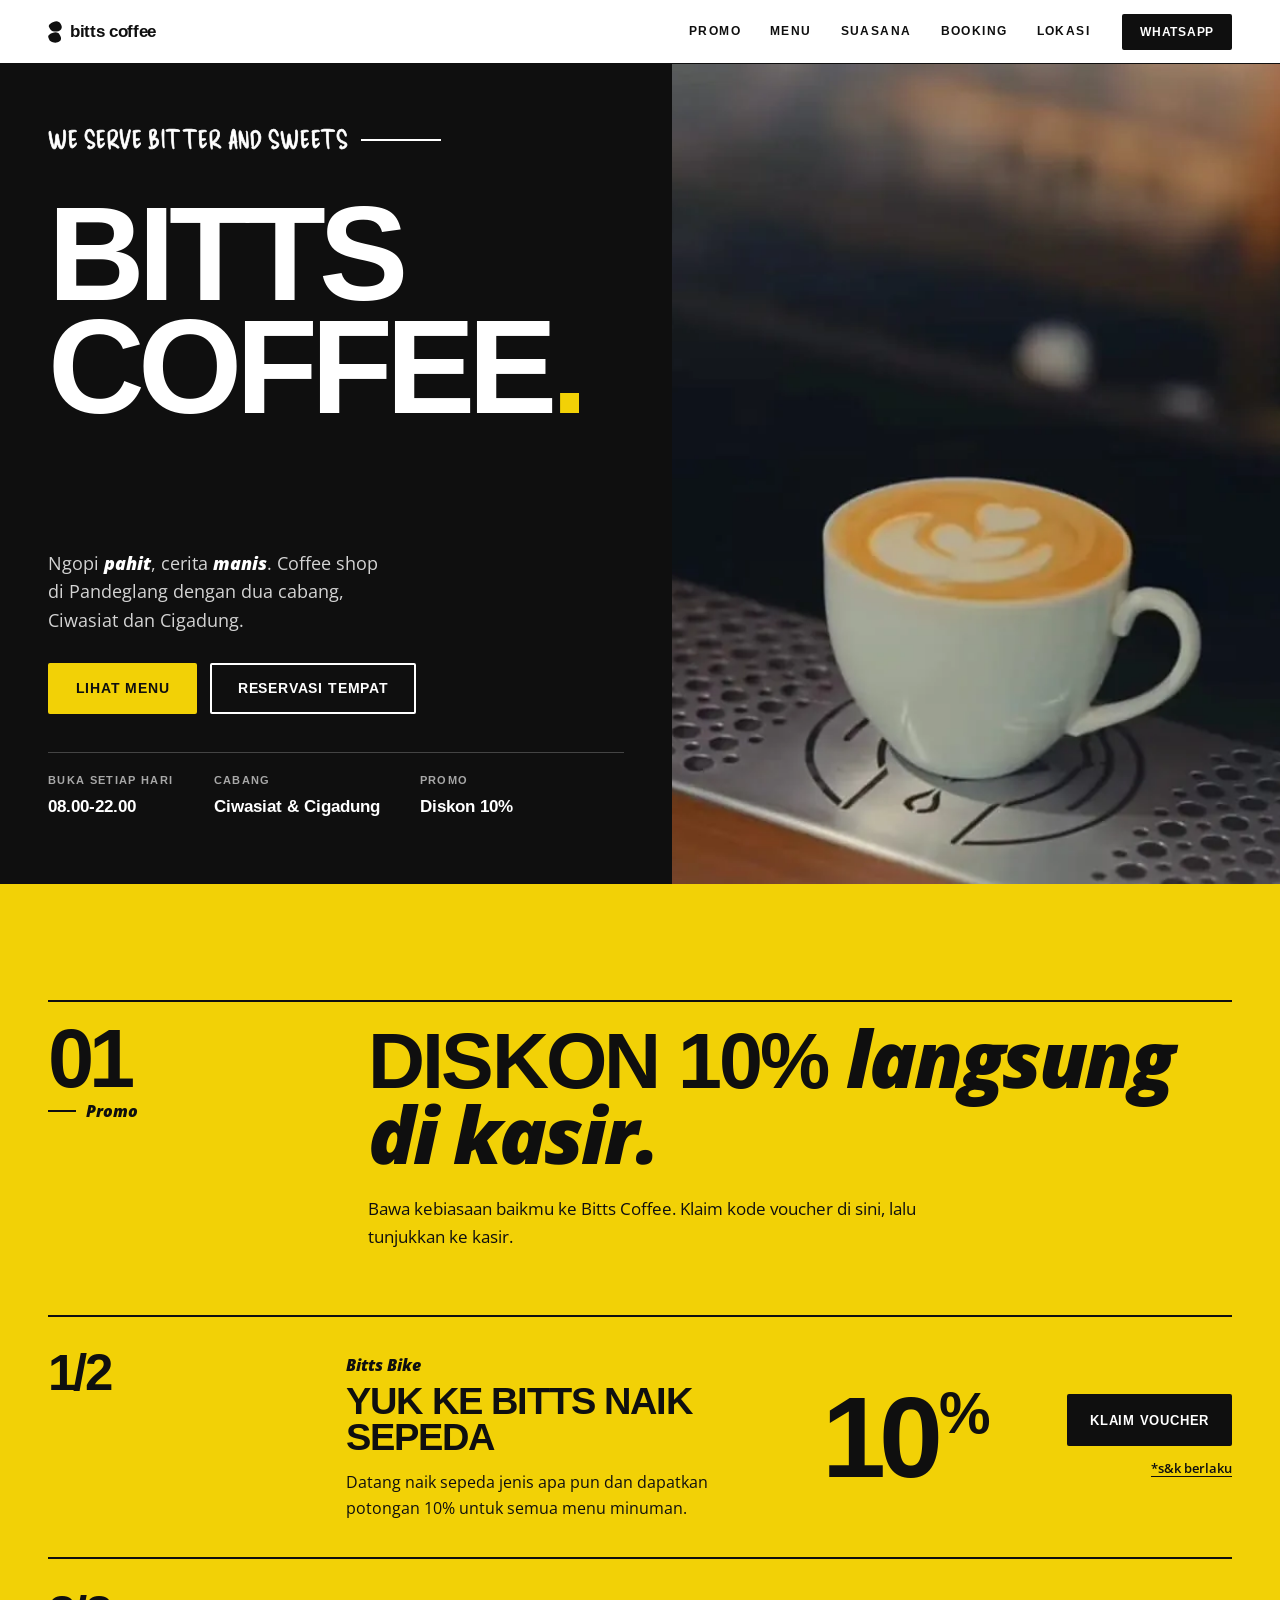
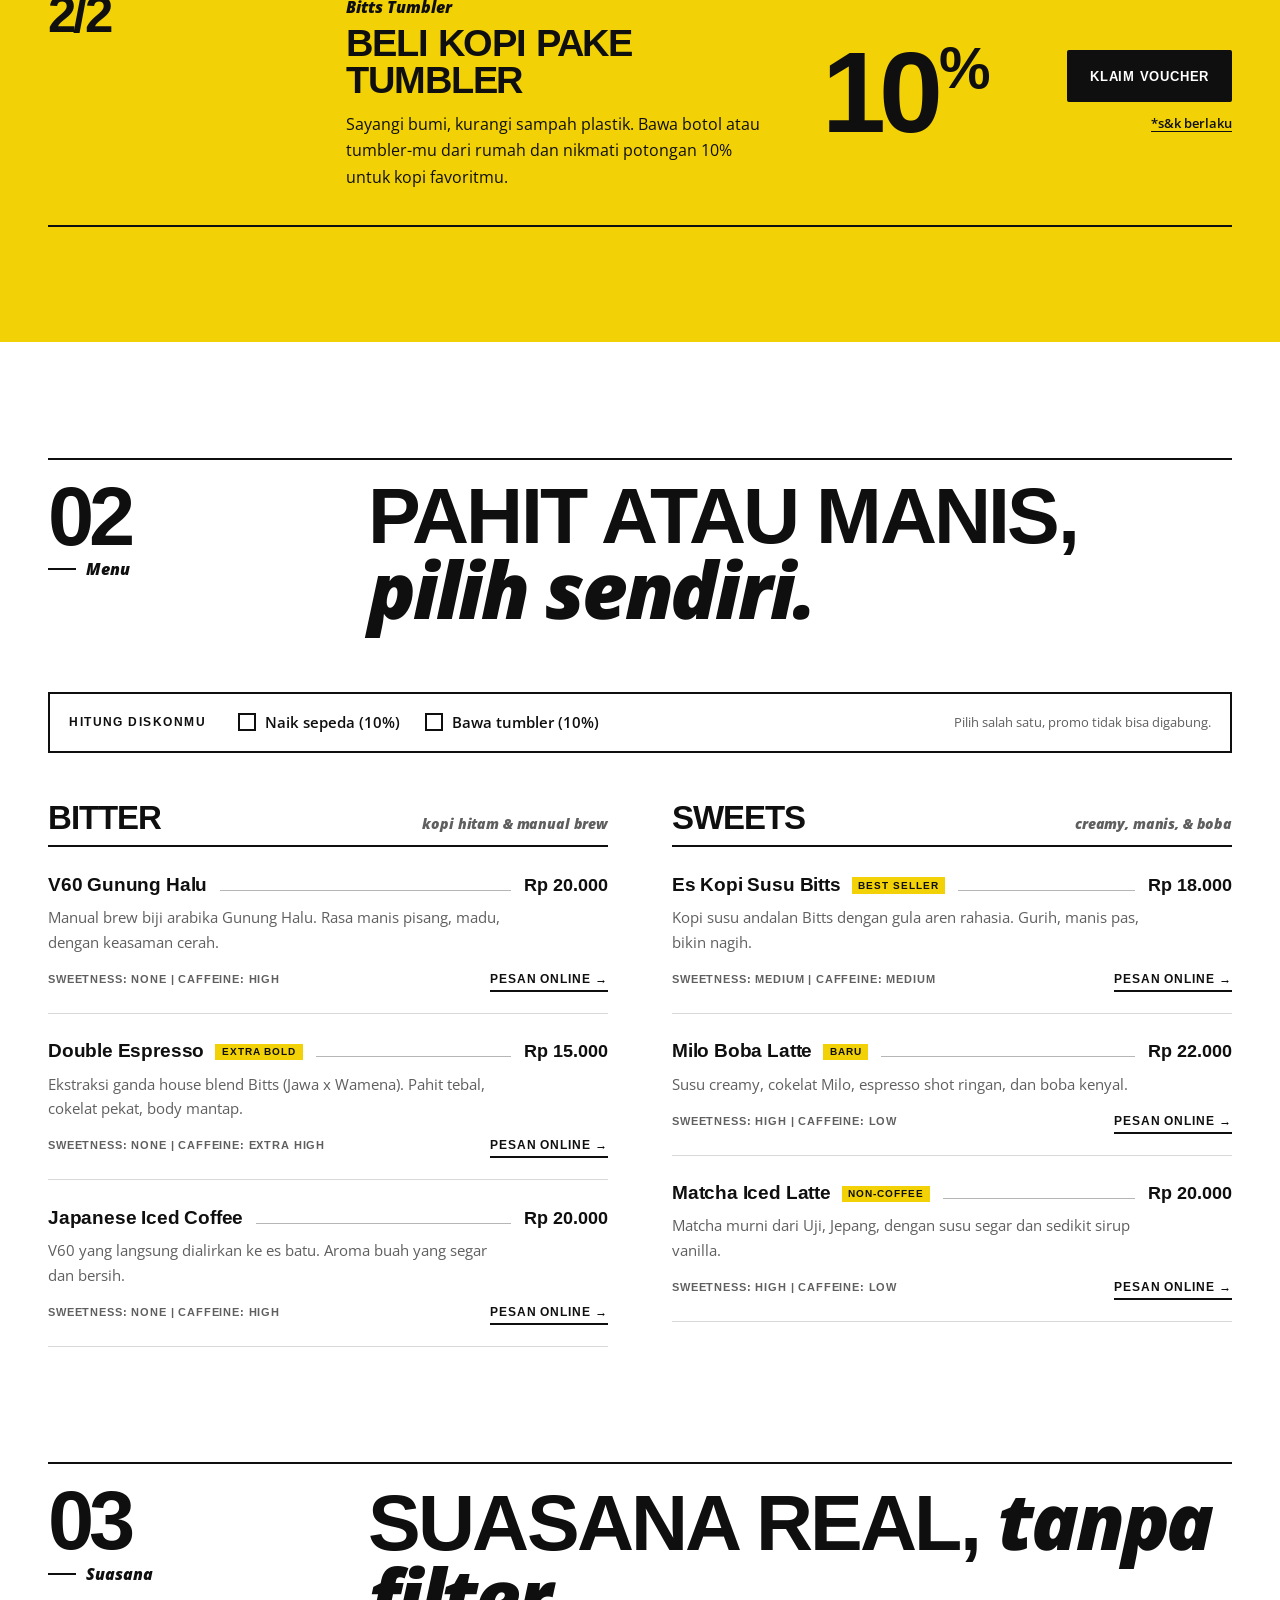
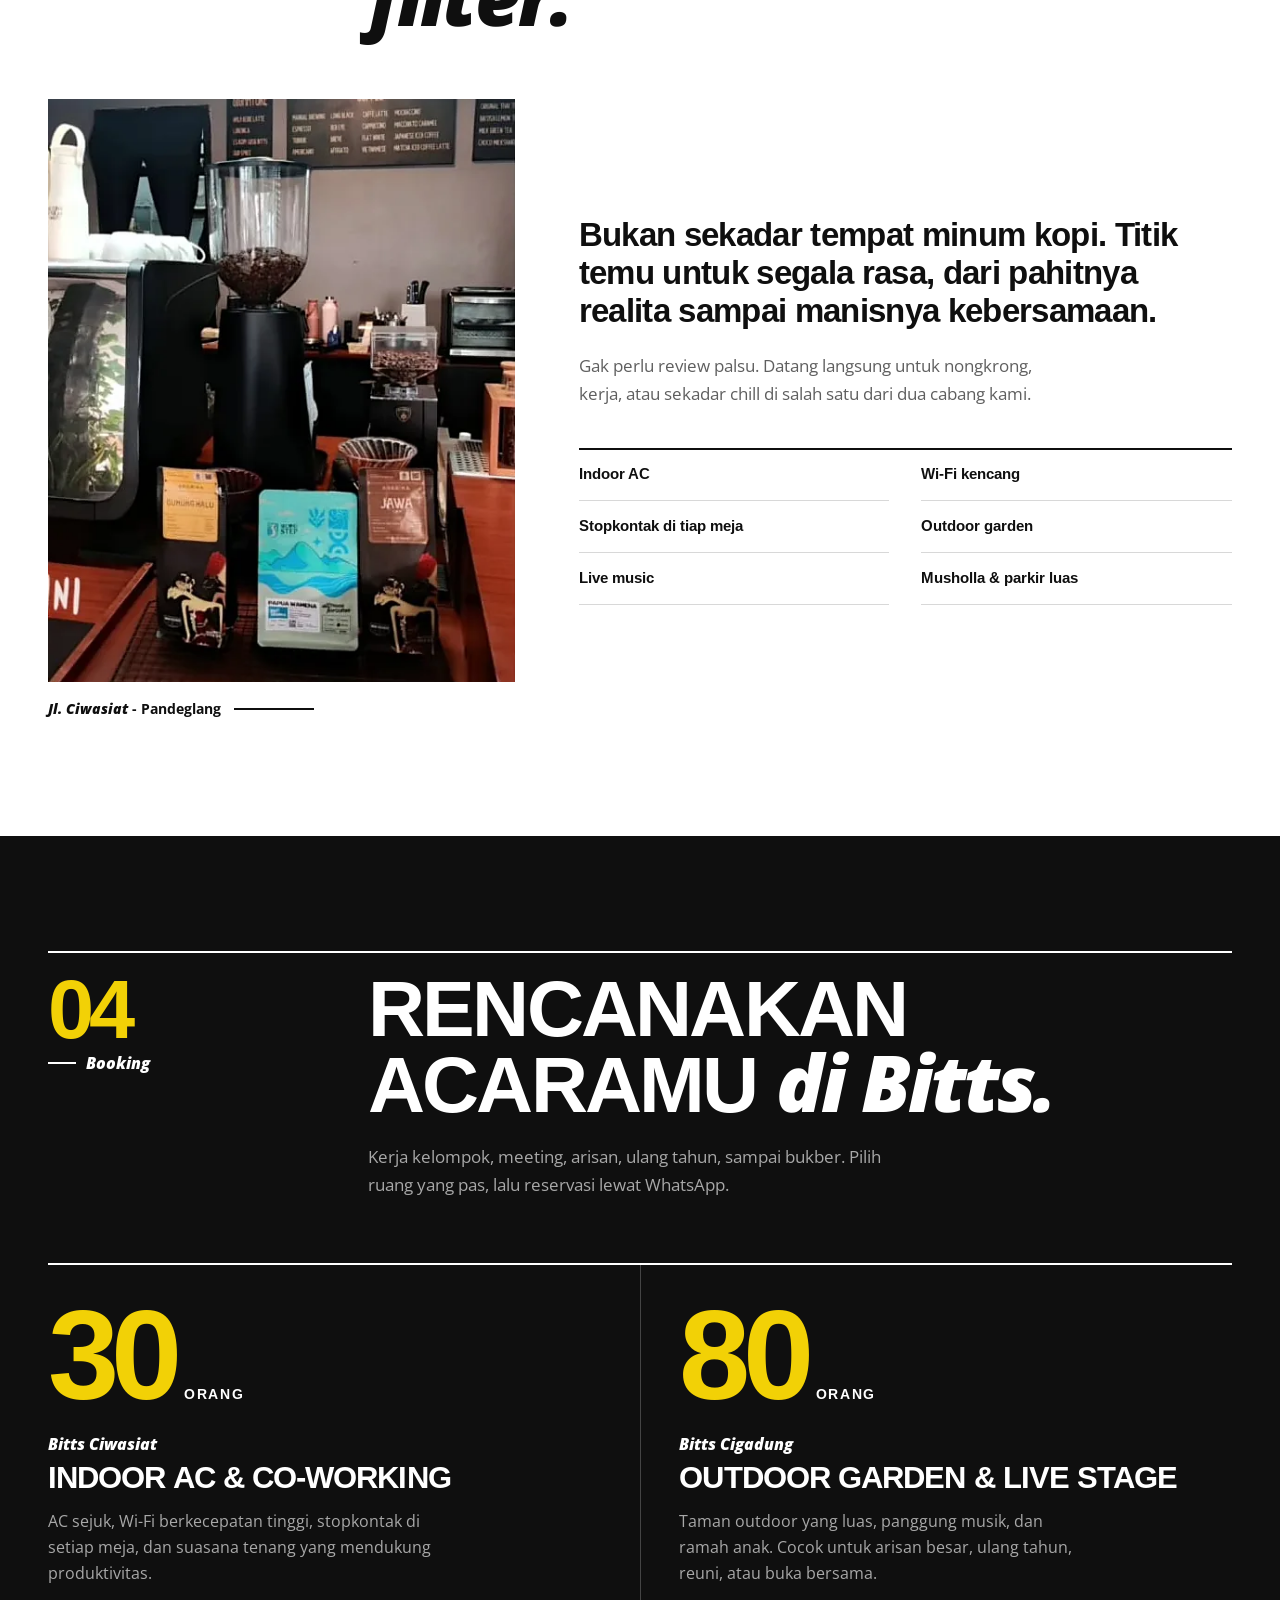
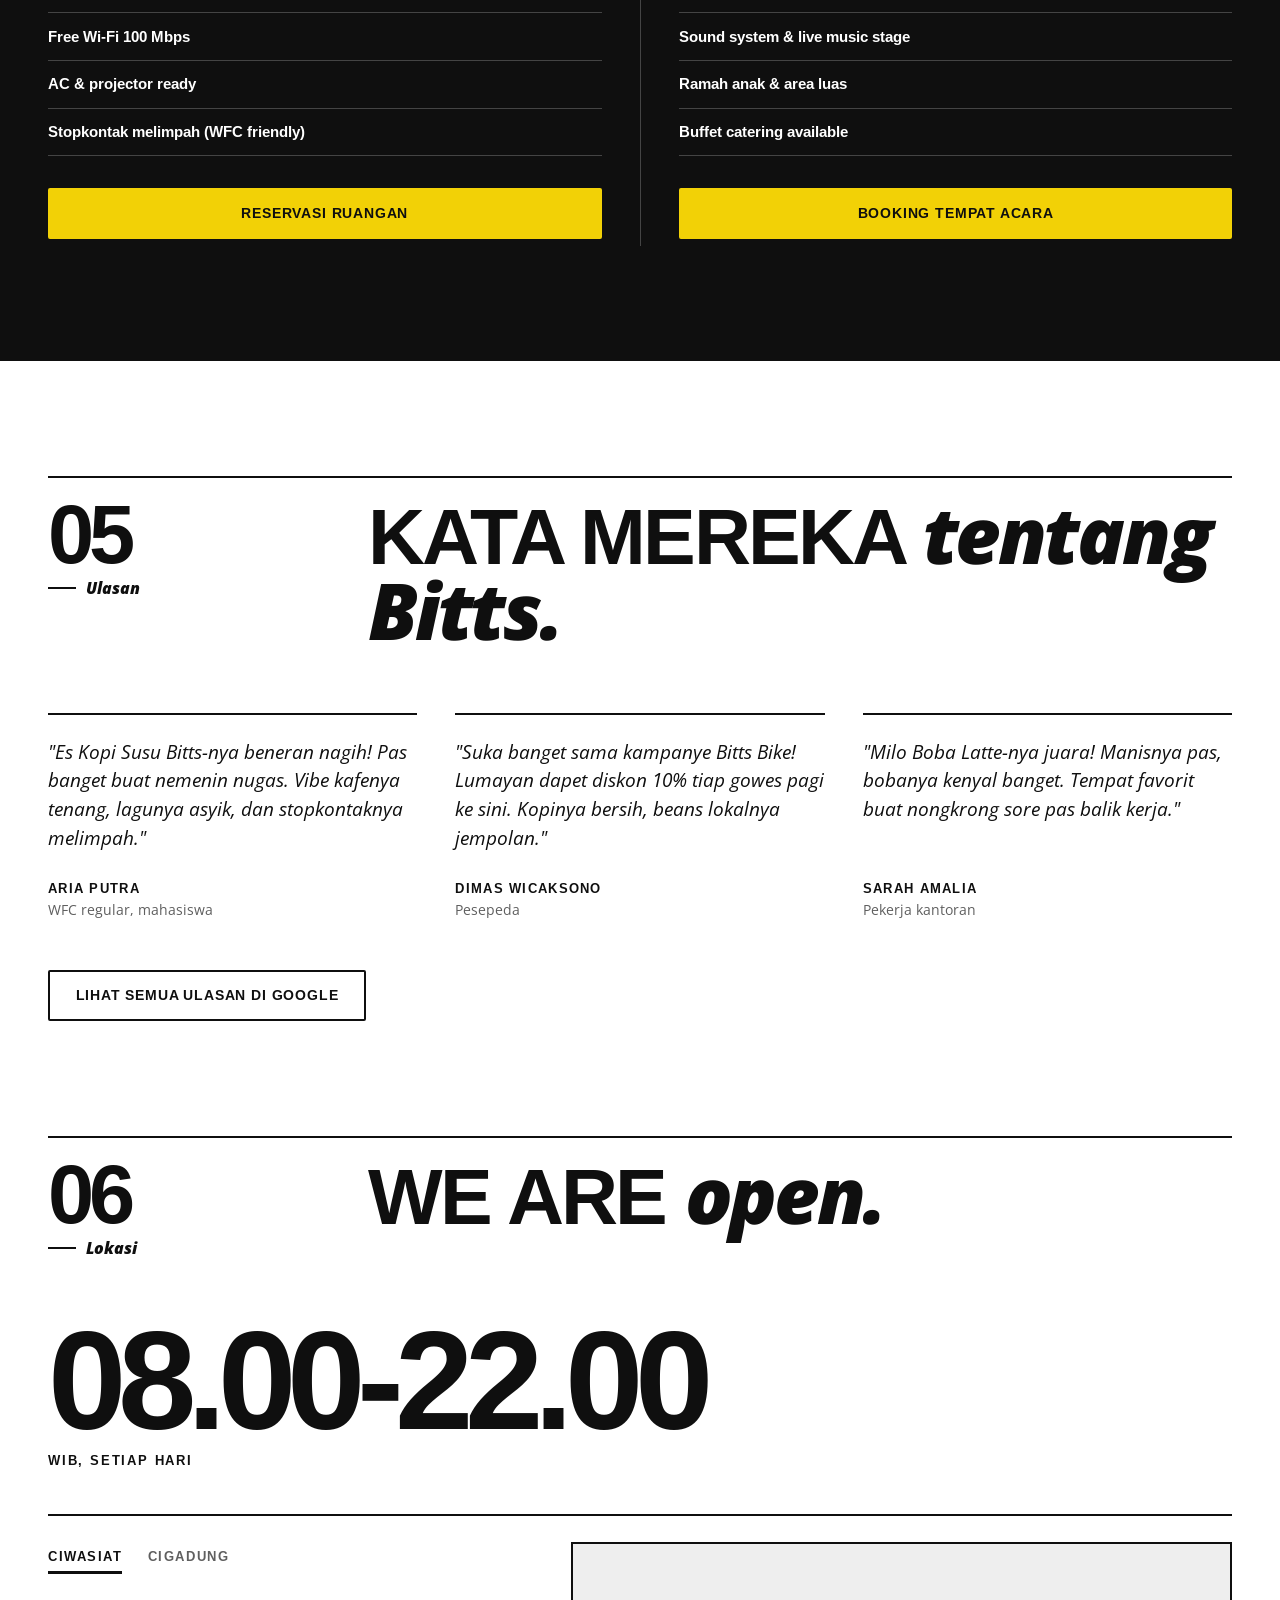
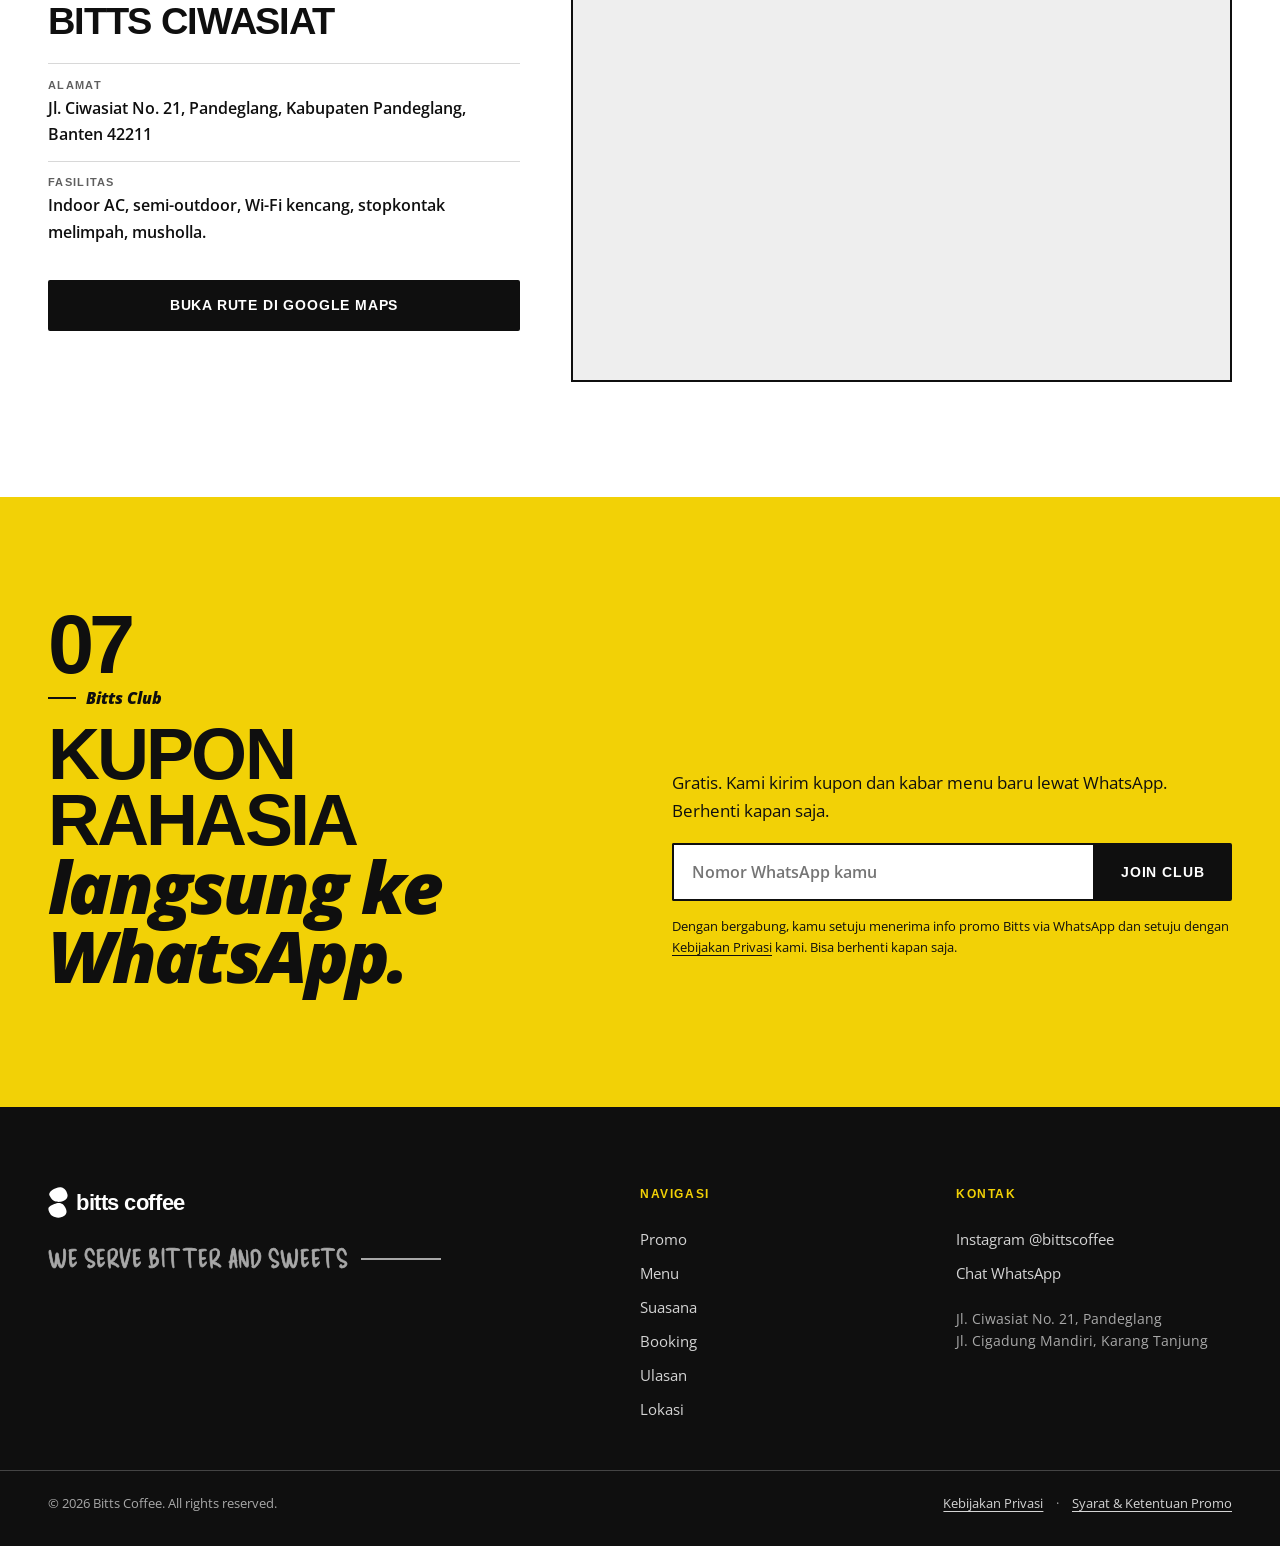
<file: index.html>
<!DOCTYPE html>
<html lang="id">
<head>
  <meta charset="UTF-8">
  <meta name="viewport" content="width=device-width, initial-scale=1.0">
  <title>Bitts Coffee Pandeglang | We Serve Bitter and Sweets</title>
  <!-- SEO Meta Tags (ganti bittscoffee.example dengan domain asli Bitts) -->
  <meta name="description" content="Coffee shop di Pandeglang, cabang Ciwasiat dan Cigadung. Buka setiap hari 08.00-22.00. Diskon 10% kalau datang naik sepeda atau bawa tumbler.">
  <meta name="keywords" content="bitts coffee, coffee shop pandeglang, kopi pandeglang, cafe ciwasiat, cafe cigadung, tempat bukber pandeglang">
  <meta name="author" content="Bitts Coffee">
  <meta name="theme-color" content="#0f0f0f">
  <link rel="canonical" href="https://bittscoffee.example/">
  <link rel="icon" href="favicon.svg" type="image/svg+xml">
  <link rel="apple-touch-icon" href="apple-touch-icon.png">
  <!-- Open Graph (tampilan saat link dibagikan di WhatsApp, Instagram, Facebook) -->
  <meta property="og:title" content="Bitts Coffee Pandeglang | We Serve Bitter and Sweets">
  <meta property="og:description" content="Menu terbaru, promo diskon 10%, reservasi tempat acara, dan lokasi 2 cabang Bitts Coffee di Pandeglang.">
  <meta property="og:type" content="website">
  <meta property="og:url" content="https://bittscoffee.example/">
  <meta property="og:image" content="https://bittscoffee.example/assets/img/og-image.jpg">
  <meta property="og:image:width" content="1200">
  <meta property="og:image:height" content="630">
  <meta property="og:locale" content="id_ID">
  <meta property="og:site_name" content="Bitts Coffee">
  <meta name="twitter:card" content="summary_large_image">

  <!-- Data bisnis untuk Google (muncul di hasil pencarian dan Maps) -->
  <script type="application/ld+json">
  {
    "@context": "https://schema.org",
    "@graph": [
      {
        "@type": "Organization",
        "@id": "https://bittscoffee.example/#brand",
        "name": "Bitts Coffee",
        "url": "https://bittscoffee.example/",
        "logo": "https://bittscoffee.example/apple-touch-icon.png",
        "slogan": "We serve bitter and sweets",
        "sameAs": ["https://instagram.com/bittscoffee"]
      },
      {
        "@type": "CafeOrCoffeeShop",
        "name": "Bitts Coffee Ciwasiat",
        "parentOrganization": { "@id": "https://bittscoffee.example/#brand" },
        "url": "https://bittscoffee.example/#lokasi",
        "image": "https://bittscoffee.example/assets/img/og-image.jpg",
        "telephone": "+6281234567890",
        "servesCuisine": "Kopi",
        "priceRange": "Rp15.000 - Rp25.000",
        "menu": "https://bittscoffee.example/#menu",
        "address": {
          "@type": "PostalAddress",
          "streetAddress": "Jl. Ciwasiat No. 21",
          "addressLocality": "Pandeglang",
          "addressRegion": "Banten",
          "addressCountry": "ID"
        },
        "geo": { "@type": "GeoCoordinates", "latitude": -6.3006847, "longitude": 106.1030062 },
        "openingHoursSpecification": [{
          "@type": "OpeningHoursSpecification",
          "dayOfWeek": ["Monday", "Tuesday", "Wednesday", "Thursday", "Friday", "Saturday", "Sunday"],
          "opens": "08:00",
          "closes": "22:00"
        }]
      },
      {
        "@type": "CafeOrCoffeeShop",
        "name": "Bitts Coffee Cigadung",
        "parentOrganization": { "@id": "https://bittscoffee.example/#brand" },
        "url": "https://bittscoffee.example/#lokasi",
        "image": "https://bittscoffee.example/assets/img/og-image.jpg",
        "telephone": "+6281234567890",
        "servesCuisine": "Kopi",
        "priceRange": "Rp15.000 - Rp25.000",
        "menu": "https://bittscoffee.example/#menu",
        "address": {
          "@type": "PostalAddress",
          "streetAddress": "Jl. Cigadung Mandiri, Cigadung, Kec. Karang Tanjung",
          "addressLocality": "Pandeglang",
          "addressRegion": "Banten",
          "addressCountry": "ID"
        },
        "geo": { "@type": "GeoCoordinates", "latitude": -6.2843482, "longitude": 106.1264871 },
        "openingHoursSpecification": [{
          "@type": "OpeningHoursSpecification",
          "dayOfWeek": ["Monday", "Tuesday", "Wednesday", "Thursday", "Friday", "Saturday", "Sunday"],
          "opens": "08:00",
          "closes": "22:00"
        }]
      }
    ]
  }
  </script>

  <!-- Google Analytics 4 (ganti G-XXXXXXXXXX dengan Measurement ID milik Bitts) -->
  <script async src="https://www.googletagmanager.com/gtag/js?id=G-XXXXXXXXXX"></script>
  <script>
    window.dataLayer = window.dataLayer || [];
    function gtag(){dataLayer.push(arguments);}
    gtag('js', new Date());
    gtag('config', 'G-XXXXXXXXXX');
  </script>

  <!-- Microsoft Clarity (ganti CLARITY_ID dengan Project ID dari clarity.microsoft.com) -->
  <script>
    (function(c,l,a,r,i,t,y){
      c[a]=c[a]||function(){(c[a].q=c[a].q||[]).push(arguments)};
      t=l.createElement(r);t.async=1;t.src="https://www.clarity.ms/tag/"+i;
      y=l.getElementsByTagName(r)[0];y.parentNode.insertBefore(t,y);
    })(window, document, "clarity", "script", "CLARITY_ID");
  </script>

  <!-- Fonts dari story Instagram Bitts: Arimo (poster), Open Sans (teks & aksen italic), tulisan tangan (tanda tangan) -->
  <link rel="preconnect" href="https://fonts.googleapis.com">
  <link rel="preconnect" href="https://fonts.gstatic.com" crossorigin>
  <link href="https://fonts.googleapis.com/css2?family=Arimo:ital,wght@0,400;0,700;1,700&family=Delicious+Handrawn&family=Open+Sans:ital,wght@0,400;0,600;0,700;1,400;1,800&display=swap" rel="stylesheet">

  <link rel="stylesheet" href="style.css">
</head>
<body>

  <!-- Logo Bitts (dua batu, di-trace dari foto profil Instagram) -->
  <svg width="0" height="0" class="svg-sprite" aria-hidden="true" focusable="false">
    <symbol id="bitts-mark" viewBox="-1 0 64 100">
      <path fill="currentColor" d="M37.5 1C41.6 1 45.6 2.5 48.5 4C51.4 5.5 53.1 7.5 55 10C56.9 12.5 58.8 16 60 19C61.2 22 62.2 25 62 28C61.8 31 60.6 34.5 59 37C57.4 39.5 54.7 41.5 52.5 43C50.3 44.5 49.2 45.2 46 46C42.8 46.8 37.7 48 33.5 48C29.3 48 24.1 46.8 21 46C17.9 45.2 16.9 44.5 15 43C13.1 41.5 11.1 39 9.5 37C7.9 35 6.7 33.2 5.5 31C4.3 28.8 2.5 26 2.5 23.5C2.5 21 3.8 18.2 5.5 16C7.2 13.8 9.4 12 12.5 10C15.6 8 19.8 5.5 24 4C28.2 2.5 33.4 1 37.5 1Z"/>
      <path fill="currentColor" d="M33.5 51.5C37.9 51.5 42.5 53.4 45.5 55C48.5 56.6 49.9 59 51.5 61C53.1 63 54 65 55 67C56 69 56.9 71 57.5 73C58.1 75 58.5 77 58.5 79C58.5 81 58.3 83 57.5 85C56.7 87 55.9 89 53.5 91C51.1 93 46.6 95.7 43 97C39.4 98.3 35.7 99 32 99C28.3 99 24.8 98.3 21 97C17.2 95.7 12.2 93 9.5 91C6.8 89 6.2 87 5 85C3.8 83 2.8 81 2 79C1.2 77 0.6 75 0.3 73C0 71 -0.5 69 0.5 67C1.5 65 2.9 63 6 61C9.1 59 14.4 56.6 19 55C23.6 53.4 29.1 51.5 33.5 51.5Z"/>
    </symbol>
  </svg>

  <!-- Header Navigation -->
  <header class="main-header">
    <div class="header-container">
      <a href="#" class="logo-group" aria-label="Bitts Coffee, kembali ke atas">
        <svg class="bitts-mark" aria-hidden="true"><use href="#bitts-mark"/></svg>
        <span class="logo-text">bitts coffee</span>
      </a>

      <nav class="nav-menu" aria-label="Navigasi utama">
        <a href="#promo" class="nav-link">Promo</a>
        <a href="#menu" class="nav-link">Menu</a>
        <a href="#suasana" class="nav-link">Suasana</a>
        <a href="#booking" class="nav-link">Booking</a>
        <a href="#lokasi" class="nav-link">Lokasi</a>
      </nav>

      <div class="header-cta">
        <a href="https://wa.me/6281234567890?text=Halo%20Bitts%20Coffee,%20saya%20tertarik%20tanya%20tanya%20tentang%20Bitts...%20(via%20website)" target="_blank" class="btn btn-black cta-nav" data-track="click_whatsapp" data-track-label="header">WhatsApp</a>
      </div>

      <button class="mobile-menu-toggle" id="mobile-toggle" aria-label="Buka menu" aria-expanded="false" aria-controls="mobile-nav">
        <span></span>
        <span></span>
        <span></span>
      </button>
    </div>
  </header>

  <!-- Mobile Nav Overlay -->
  <div class="mobile-nav" id="mobile-nav">
    <a href="#promo" class="mobile-link">Promo</a>
    <a href="#menu" class="mobile-link">Menu</a>
    <a href="#suasana" class="mobile-link">Suasana</a>
    <a href="#booking" class="mobile-link">Booking</a>
    <a href="#testimoni" class="mobile-link">Ulasan</a>
    <a href="#lokasi" class="mobile-link">Lokasi</a>
    <a href="https://wa.me/6281234567890?text=Halo%20Bitts%20Coffee,%20saya%20mau%20order%20dari%20website...%20(via%20website)" target="_blank" class="btn btn-yellow btn-block" data-track="click_whatsapp" data-track-label="mobile_nav">Chat WhatsApp</a>
  </div>

  <main>
    <!-- HERO -->
    <section class="hero">
      <div class="hero-text">
        <p class="hero-kicker"><span class="signature">we serve bitter and sweets</span></p>
        <h1 class="hero-title">Bitts<br>Coffee<span class="dot">.</span></h1>
        <div class="hero-bottom">
          <p class="hero-lead">Ngopi <em>pahit</em>, cerita <em>manis</em>. Coffee shop di Pandeglang dengan dua cabang, Ciwasiat dan Cigadung.</p>
          <div class="hero-buttons">
            <a href="#menu" class="btn btn-yellow">Lihat Menu</a>
            <a href="#booking" class="btn btn-outline-light">Reservasi Tempat</a>
          </div>
          <dl class="hero-facts">
            <div><dt>Buka setiap hari</dt><dd>08.00-22.00</dd></div>
            <div><dt>Cabang</dt><dd>Ciwasiat &amp; Cigadung</dd></div>
            <div><dt>Promo</dt><dd>Diskon 10%</dd></div>
          </dl>
        </div>
      </div>
      <figure class="hero-photo">
        <img src="assets/img/bitts-latte.webp" alt="Latte art di drip tray Bitts Coffee" width="720" height="780" fetchpriority="high">
      </figure>
    </section>

    <!-- 01 PROMO -->
    <section class="promo-section" id="promo">
      <div class="section-container">
        <header class="section-head">
          <p class="section-number"><span class="section-number-no">01</span><span class="section-number-label">Promo</span></p>
          <div>
            <h2 class="section-title">Diskon 10% <em>langsung di kasir.</em></h2>
            <p class="section-sub">Bawa kebiasaan baikmu ke Bitts Coffee. Klaim kode voucher di sini, lalu tunjukkan ke kasir.</p>
          </div>
        </header>

        <div class="promo-list">
          <!-- Promo 1: Bitts Bike -->
          <article class="promo-card promo-row">
            <p class="promo-no">1/2</p>
            <div class="promo-main">
              <p class="promo-kicker">Bitts Bike</p>
              <h3 class="promo-card-title">Yuk ke Bitts naik sepeda</h3>
              <p class="promo-card-desc">Datang naik sepeda jenis apa pun dan dapatkan potongan 10% untuk semua menu minuman.</p>
            </div>
            <p class="promo-big" aria-label="Diskon 10 persen">10<span>%</span></p>
            <div class="promo-actions">
              <button type="button" class="promo-cta-btn open-voucher-modal" data-promo="bike" data-track="claim_voucher" data-track-label="bike">Klaim Voucher</button>
              <a href="syarat-ketentuan.html#bitts-bike" class="promo-terms">*s&amp;k berlaku</a>
            </div>
          </article>

          <!-- Promo 2: Bitts Tumbler -->
          <article class="promo-card promo-row">
            <p class="promo-no">2/2</p>
            <div class="promo-main">
              <p class="promo-kicker">Bitts Tumbler</p>
              <h3 class="promo-card-title">Beli kopi pake tumbler</h3>
              <p class="promo-card-desc">Sayangi bumi, kurangi sampah plastik. Bawa botol atau tumbler-mu dari rumah dan nikmati potongan 10% untuk kopi favoritmu.</p>
            </div>
            <p class="promo-big" aria-label="Diskon 10 persen">10<span>%</span></p>
            <div class="promo-actions">
              <button type="button" class="promo-cta-btn open-voucher-modal" data-promo="tumbler" data-track="claim_voucher" data-track-label="tumbler">Klaim Voucher</button>
              <a href="syarat-ketentuan.html#bitts-tumbler" class="promo-terms">*s&amp;k berlaku</a>
            </div>
          </article>
        </div>
      </div>
    </section>

    <!-- 02 MENU: daftar ala papan menu, tanpa foto berulang -->
    <section class="menu-section" id="menu">
      <div class="section-container">
        <header class="section-head">
          <p class="section-number"><span class="section-number-no">02</span><span class="section-number-label">Menu</span></p>
          <div>
            <h2 class="section-title">Pahit atau manis, <em>pilih sendiri.</em></h2>
          </div>
        </header>

        <!-- Interactive Promo Price Switcher -->
        <div class="promo-calculator-widget">
          <span class="calculator-label">Hitung diskonmu</span>
          <div class="calculator-toggles">
            <label class="toggle-container">
              <input type="checkbox" id="calc-bike" class="calc-checkbox">
              <span class="toggle-custom"></span>
              Naik sepeda (10%)
            </label>
            <label class="toggle-container">
              <input type="checkbox" id="calc-tumbler" class="calc-checkbox">
              <span class="toggle-custom"></span>
              Bawa tumbler (10%)
            </label>
          </div>
          <p class="calculator-note" id="calc-note">Pilih salah satu, promo tidak bisa digabung.</p>
        </div>

        <div class="menu-board" id="menu-items-container">
          <div class="menu-col">
            <h3 class="menu-col-title">Bitter <span>kopi hitam &amp; manual brew</span></h3>

            <div class="menu-card" data-category="bitter" data-price="20000">
              <div class="menu-title-row">
                <h4 class="menu-item-name">V60 Gunung Halu</h4>
                <span class="menu-leader" aria-hidden="true"></span>
                <span class="menu-item-price" data-original-price="20000">Rp 20.000</span>
              </div>
              <p class="menu-item-desc">Manual brew biji arabika Gunung Halu. Rasa manis pisang, madu, dengan keasaman cerah.</p>
              <div class="menu-card-footer">
                <span class="menu-item-taste">Sweetness: None | Caffeine: High</span>
                <button class="menu-order-btn open-delivery-modal" data-item-name="V60 Gunung Halu" data-track="select_menu" data-track-label="V60 Gunung Halu">Pesan Online</button>
              </div>
            </div>

            <div class="menu-card" data-category="bitter" data-price="15000">
              <div class="menu-title-row">
                <h4 class="menu-item-name">Double Espresso <span class="menu-item-tag">Extra bold</span></h4>
                <span class="menu-leader" aria-hidden="true"></span>
                <span class="menu-item-price" data-original-price="15000">Rp 15.000</span>
              </div>
              <p class="menu-item-desc">Ekstraksi ganda house blend Bitts (Jawa x Wamena). Pahit tebal, cokelat pekat, body mantap.</p>
              <div class="menu-card-footer">
                <span class="menu-item-taste">Sweetness: None | Caffeine: Extra High</span>
                <button class="menu-order-btn open-delivery-modal" data-item-name="Double Espresso" data-track="select_menu" data-track-label="Double Espresso">Pesan Online</button>
              </div>
            </div>

            <div class="menu-card" data-category="bitter" data-price="20000">
              <div class="menu-title-row">
                <h4 class="menu-item-name">Japanese Iced Coffee</h4>
                <span class="menu-leader" aria-hidden="true"></span>
                <span class="menu-item-price" data-original-price="20000">Rp 20.000</span>
              </div>
              <p class="menu-item-desc">V60 yang langsung dialirkan ke es batu. Aroma buah yang segar dan bersih.</p>
              <div class="menu-card-footer">
                <span class="menu-item-taste">Sweetness: None | Caffeine: High</span>
                <button class="menu-order-btn open-delivery-modal" data-item-name="Japanese Iced Coffee" data-track="select_menu" data-track-label="Japanese Iced Coffee">Pesan Online</button>
              </div>
            </div>
          </div>

          <div class="menu-col">
            <h3 class="menu-col-title">Sweets <span>creamy, manis, &amp; boba</span></h3>

            <div class="menu-card" data-category="sweets" data-price="18000">
              <div class="menu-title-row">
                <h4 class="menu-item-name">Es Kopi Susu Bitts <span class="menu-item-tag">Best seller</span></h4>
                <span class="menu-leader" aria-hidden="true"></span>
                <span class="menu-item-price" data-original-price="18000">Rp 18.000</span>
              </div>
              <p class="menu-item-desc">Kopi susu andalan Bitts dengan gula aren rahasia. Gurih, manis pas, bikin nagih.</p>
              <div class="menu-card-footer">
                <span class="menu-item-taste">Sweetness: Medium | Caffeine: Medium</span>
                <button class="menu-order-btn open-delivery-modal" data-item-name="Es Kopi Susu Bitts" data-track="select_menu" data-track-label="Es Kopi Susu Bitts">Pesan Online</button>
              </div>
            </div>

            <div class="menu-card" data-category="sweets" data-price="22000">
              <div class="menu-title-row">
                <h4 class="menu-item-name">Milo Boba Latte <span class="menu-item-tag">Baru</span></h4>
                <span class="menu-leader" aria-hidden="true"></span>
                <span class="menu-item-price" data-original-price="22000">Rp 22.000</span>
              </div>
              <p class="menu-item-desc">Susu creamy, cokelat Milo, espresso shot ringan, dan boba kenyal.</p>
              <div class="menu-card-footer">
                <span class="menu-item-taste">Sweetness: High | Caffeine: Low</span>
                <button class="menu-order-btn open-delivery-modal" data-item-name="Milo Boba Latte" data-track="select_menu" data-track-label="Milo Boba Latte">Pesan Online</button>
              </div>
            </div>

            <div class="menu-card" data-category="sweets" data-price="20000">
              <div class="menu-title-row">
                <h4 class="menu-item-name">Matcha Iced Latte <span class="menu-item-tag">Non-coffee</span></h4>
                <span class="menu-leader" aria-hidden="true"></span>
                <span class="menu-item-price" data-original-price="20000">Rp 20.000</span>
              </div>
              <p class="menu-item-desc">Matcha murni dari Uji, Jepang, dengan susu segar dan sedikit sirup vanilla.</p>
              <div class="menu-card-footer">
                <span class="menu-item-taste">Sweetness: High | Caffeine: Low</span>
                <button class="menu-order-btn open-delivery-modal" data-item-name="Matcha Iced Latte" data-track="select_menu" data-track-label="Matcha Iced Latte">Pesan Online</button>
              </div>
            </div>
          </div>
        </div>
      </div>
    </section>

    <!-- 03 SUASANA: hanya foto asli -->
    <section class="space-section" id="suasana">
      <div class="section-container">
        <header class="section-head">
          <p class="section-number"><span class="section-number-no">03</span><span class="section-number-label">Suasana</span></p>
          <div>
            <h2 class="section-title">Suasana real, <em>tanpa filter.</em></h2>
          </div>
        </header>

        <div class="space-grid">
          <figure class="space-photo">
            <img src="assets/img/bitts-bar.webp" width="503" height="895" loading="lazy" decoding="async" alt="Bar Bitts Coffee Ciwasiat dengan kemasan biji kopi Gunung Halu, Papua Wamena, dan Jawa">
            <figcaption class="addr-line"><span><em>Jl. Ciwasiat</em> - Pandeglang</span></figcaption>
          </figure>
          <div class="space-text">
            <p class="space-statement">Bukan sekadar tempat minum kopi. Titik temu untuk segala rasa, dari pahitnya realita sampai manisnya kebersamaan.</p>
            <p class="space-lead">Gak perlu review palsu. Datang langsung untuk nongkrong, kerja, atau sekadar chill di salah satu dari dua cabang kami.</p>
            <ul class="space-list">
              <li>Indoor AC</li>
              <li>Wi-Fi kencang</li>
              <li>Stopkontak di tiap meja</li>
              <li>Outdoor garden</li>
              <li>Live music</li>
              <li>Musholla &amp; parkir luas</li>
            </ul>
          </div>
        </div>
      </div>
    </section>

    <!-- 04 BOOKING -->
    <section class="booking-section" id="booking">
      <div class="section-container">
        <header class="section-head">
          <p class="section-number"><span class="section-number-no">04</span><span class="section-number-label">Booking</span></p>
          <div>
            <h2 class="section-title">Rencanakan acaramu <em>di Bitts.</em></h2>
            <p class="section-sub">Kerja kelompok, meeting, arisan, ulang tahun, sampai bukber. Pilih ruang yang pas, lalu reservasi lewat WhatsApp.</p>
          </div>
        </header>

        <div class="booking-grid">
          <!-- Ciwasiat Space -->
          <article class="booking-card">
            <p class="booking-cap"><span class="booking-num">30</span> orang</p>
            <p class="booking-branch">Bitts Ciwasiat</p>
            <h3 class="booking-title">Indoor AC &amp; co-working</h3>
            <p class="booking-desc">AC sejuk, Wi-Fi berkecepatan tinggi, stopkontak di setiap meja, dan suasana tenang yang mendukung produktivitas.</p>
            <ul class="booking-features">
              <li>Free Wi-Fi 100 Mbps</li>
              <li>AC &amp; projector ready</li>
              <li>Stopkontak melimpah (WFC friendly)</li>
            </ul>
            <a href="https://wa.me/6281234567890?text=Halo%20Bitts%20Coffee%20Ciwasiat!%20Saya%20ingin%20reservasi%20ruangan%20untuk%20acara%20[Meeting/Nugas/Gathering]%20pada%20tanggal%20[Tanggal]%20untuk%20[Jumlah]%20orang.%20(via%20website)" target="_blank" class="btn btn-yellow btn-block" data-track="booking_request" data-track-label="ciwasiat">Reservasi Ruangan</a>
          </article>

          <!-- Cigadung Space -->
          <article class="booking-card">
            <p class="booking-cap"><span class="booking-num">80</span> orang</p>
            <p class="booking-branch">Bitts Cigadung</p>
            <h3 class="booking-title">Outdoor garden &amp; live stage</h3>
            <p class="booking-desc">Taman outdoor yang luas, panggung musik, dan ramah anak. Cocok untuk arisan besar, ulang tahun, reuni, atau buka bersama.</p>
            <ul class="booking-features">
              <li>Sound system &amp; live music stage</li>
              <li>Ramah anak &amp; area luas</li>
              <li>Buffet catering available</li>
            </ul>
            <a href="https://wa.me/6281234567890?text=Halo%20Bitts%20Coffee%20Cigadung!%20Saya%20ingin%20reservasi%20tempat%20acara%20[Bukber/Ulang%20Tahun/Gathering]%20pada%20tanggal%20[Tanggal]%20untuk%20[Jumlah]%20orang.%20(via%20website)" target="_blank" class="btn btn-yellow btn-block" data-track="booking_request" data-track-label="cigadung">Booking Tempat Acara</a>
          </article>
        </div>
      </div>
    </section>

    <!-- 05 ULASAN -->
    <section class="testimonials-section" id="testimoni">
      <div class="section-container">
        <header class="section-head">
          <p class="section-number"><span class="section-number-no">05</span><span class="section-number-label">Ulasan</span></p>
          <div>
            <h2 class="section-title">Kata mereka <em>tentang Bitts.</em></h2>
          </div>
        </header>

        <!-- WAJIB DIGANTI SEBELUM GO-LIVE: 3 ulasan di bawah masih contoh.
             Salin ulasan asli dari Google Maps / Instagram Bitts (minta izin pemberi ulasan),
             lalu ganti teks, nama, dan keterangannya. -->
        <div class="testimonials-grid">
          <blockquote class="testimonial-card">
            <p class="testimonial-quote">"Es Kopi Susu Bitts-nya beneran nagih! Pas banget buat nemenin nugas. Vibe kafenya tenang, lagunya asyik, dan stopkontaknya melimpah."</p>
            <footer class="testimonial-author">
              <span class="author-name">Aria Putra</span>
              <span class="author-role">WFC regular, mahasiswa</span>
            </footer>
          </blockquote>

          <blockquote class="testimonial-card">
            <p class="testimonial-quote">"Suka banget sama kampanye Bitts Bike! Lumayan dapet diskon 10% tiap gowes pagi ke sini. Kopinya bersih, beans lokalnya jempolan."</p>
            <footer class="testimonial-author">
              <span class="author-name">Dimas Wicaksono</span>
              <span class="author-role">Pesepeda</span>
            </footer>
          </blockquote>

          <blockquote class="testimonial-card">
            <p class="testimonial-quote">"Milo Boba Latte-nya juara! Manisnya pas, bobanya kenyal banget. Tempat favorit buat nongkrong sore pas balik kerja."</p>
            <footer class="testimonial-author">
              <span class="author-name">Sarah Amalia</span>
              <span class="author-role">Pekerja kantoran</span>
            </footer>
          </blockquote>
        </div>

        <div class="reviews-cta">
          <a href="https://www.google.com/maps/search/?api=1&query=Bitts+Coffee+Pandeglang" target="_blank" rel="noopener" class="btn btn-outline" data-track="read_reviews" data-track-label="google_maps">Lihat Semua Ulasan di Google</a>
        </div>
      </div>
    </section>

    <!-- 06 LOKASI -->
    <section class="location-section" id="lokasi">
      <div class="section-container">
        <header class="section-head">
          <p class="section-number"><span class="section-number-no">06</span><span class="section-number-label">Lokasi</span></p>
          <div>
            <h2 class="section-title">We are <em>open.</em></h2>
          </div>
        </header>

        <p class="open-hours">08.00-22.00 <span>WIB, setiap hari</span></p>

        <div class="location-layout">
          <div class="location-info-panel">
            <div class="location-tabs">
              <button class="location-tab-btn active" data-branch="ciwasiat">Ciwasiat</button>
              <button class="location-tab-btn" data-branch="cigadung">Cigadung</button>
            </div>

            <div class="branch-content active" id="branch-ciwasiat">
              <h3 class="branch-title">Bitts Ciwasiat</h3>
              <div class="branch-detail-item">
                <span class="detail-label">Alamat</span>
                <p class="detail-text">Jl. Ciwasiat No. 21, Pandeglang, Kabupaten Pandeglang, Banten 42211</p>
              </div>
              <div class="branch-detail-item">
                <span class="detail-label">Fasilitas</span>
                <p class="detail-text">Indoor AC, semi-outdoor, Wi-Fi kencang, stopkontak melimpah, musholla.</p>
              </div>
              <div class="branch-actions">
                <a href="https://maps.google.com/?q=Bitts+Coffee+Ciwasiat+Pandeglang" target="_blank" class="btn btn-black btn-block" data-track="get_directions" data-track-label="ciwasiat">Buka Rute di Google Maps</a>
              </div>
            </div>

            <div class="branch-content" id="branch-cigadung">
              <h3 class="branch-title">Bitts Cigadung</h3>
              <div class="branch-detail-item">
                <span class="detail-label">Alamat</span>
                <p class="detail-text">Jl. Cigadung Mandiri, Cigadung, Kec. Karang Tanjung, Kabupaten Pandeglang, Banten 42251</p>
              </div>
              <div class="branch-detail-item">
                <span class="detail-label">Fasilitas</span>
                <p class="detail-text">Outdoor garden luas, live music, parkir luas, area ramah anak.</p>
              </div>
              <div class="branch-actions">
                <a href="https://maps.google.com/?q=Bitts+Coffee+Cigadung+Pandeglang" target="_blank" class="btn btn-black btn-block" data-track="get_directions" data-track-label="cigadung">Buka Rute di Google Maps</a>
              </div>
            </div>
          </div>

          <div class="location-map-panel">
            <iframe
              id="map-ciwasiat"
              class="map-iframe active"
              title="Peta Bitts Coffee Ciwasiat"
              src="https://www.google.com/maps/embed?pb=!1m18!1m12!1m3!1d3964.7180491823377!2d106.1030062!3d-6.3006847!2m3!1f0!2f0!3f0!3m2!1i1024!2i768!4f13.1!3m3!1m2!1s0x2e4210d738bbd479%3A0xe9634e565983eb05!2sJl.%20Ciwasiat%20No.21%2C%20Pandeglang%2C%20Kec.%20Pandeglang%2C%20Kabupaten%20Pandeglang%2C%20Banten%2042213!5e0!3m2!1sid!2sid!4v1700000000000!5m2!1sid!2sid"
              allowfullscreen=""
              loading="lazy"
              referrerpolicy="no-referrer-when-downgrade">
            </iframe>

            <iframe
              id="map-cigadung"
              class="map-iframe"
              title="Peta Bitts Coffee Cigadung"
              src="https://www.google.com/maps/embed?pb=!1m18!1m12!1m3!1d3964.8432360548174!2d106.1264871!3d-6.2843482!2m3!1f0!2f0!3f0!3m2!1i1024!2i768!4f13.1!3m3!1m2!1s0x2e4210ec947df835%3A0xf695f2a1db39268f!2sCigadung%2C%20Kec.%20Karang%20Tanjung%2C%20Kabupaten%20Pandeglang%2C%20Banten!5e0!3m2!1sid!2sid!4v1700000000000!5m2!1sid!2sid"
              allowfullscreen=""
              loading="lazy"
              referrerpolicy="no-referrer-when-downgrade">
            </iframe>
          </div>
        </div>
      </div>
    </section>

    <!-- BITTS CLUB -->
    <section class="campaign-cta-section">
      <div class="cta-container">
        <div class="cta-left">
          <p class="section-number"><span class="section-number-no">07</span><span class="section-number-label">Bitts Club</span></p>
          <h2 class="cta-title">Kupon rahasia <em>langsung ke WhatsApp.</em></h2>
        </div>
        <div class="cta-right">
          <p class="cta-desc">Gratis. Kami kirim kupon dan kabar menu baru lewat WhatsApp. Berhenti kapan saja.</p>
          <form class="cta-form" id="club-form" novalidate>
            <input type="tel" name="phone" id="club-phone" placeholder="Nomor WhatsApp kamu" aria-label="Nomor WhatsApp" required class="cta-input" inputmode="tel" autocomplete="tel">
            <button type="submit" class="btn btn-black cta-submit-btn" id="club-submit">Join Club</button>
          </form>
          <p class="cta-consent">Dengan bergabung, kamu setuju menerima info promo Bitts via WhatsApp dan setuju dengan <a href="kebijakan-privasi.html">Kebijakan Privasi</a> kami. Bisa berhenti kapan saja.</p>
          <p class="cta-status" id="club-status" role="status" aria-live="polite"></p>
        </div>
      </div>
    </section>
  </main>

  <!-- FOOTER -->
  <footer class="main-footer">
    <div class="footer-container">
      <div class="footer-brand">
        <div class="logo-group">
          <svg class="bitts-mark" aria-hidden="true"><use href="#bitts-mark"/></svg>
          <span class="logo-text">bitts coffee</span>
        </div>
        <p class="footer-slogan"><span class="signature">we serve bitter and sweets</span></p>
      </div>

      <div class="footer-links">
        <h4 class="footer-heading">Navigasi</h4>
        <a href="#promo" class="footer-link">Promo</a>
        <a href="#menu" class="footer-link">Menu</a>
        <a href="#suasana" class="footer-link">Suasana</a>
        <a href="#booking" class="footer-link">Booking</a>
        <a href="#testimoni" class="footer-link">Ulasan</a>
        <a href="#lokasi" class="footer-link">Lokasi</a>
      </div>

      <div class="footer-socials">
        <h4 class="footer-heading">Kontak</h4>
        <a href="https://instagram.com/bittscoffee" target="_blank" class="footer-link">Instagram @bittscoffee</a>
        <a href="https://wa.me/6281234567890?text=Halo%20Bitts%20Coffee!%20(via%20website)" target="_blank" class="footer-link" data-track="click_whatsapp" data-track-label="footer">Chat WhatsApp</a>
        <p class="footer-address">Jl. Ciwasiat No. 21, Pandeglang<br>Jl. Cigadung Mandiri, Karang Tanjung</p>
      </div>
    </div>

    <div class="footer-bottom">
      <p>&copy; 2026 Bitts Coffee. All rights reserved.</p>
      <p class="footer-legal">
        <a href="kebijakan-privasi.html">Kebijakan Privasi</a>
        <span aria-hidden="true">·</span>
        <a href="syarat-ketentuan.html">Syarat &amp; Ketentuan Promo</a>
      </p>
    </div>
  </footer>

  <!-- Delivery Platform Selection Modal -->
  <div class="delivery-modal-backdrop" id="delivery-modal">
    <div class="delivery-modal-content" role="dialog" aria-modal="true" aria-labelledby="delivery-modal-title">
      <button class="modal-close-btn" id="modal-close" aria-label="Tutup">&times;</button>
      <p class="section-index">Pesan online</p>
      <h3 class="modal-title" id="delivery-modal-title">Pilih cabang</h3>
      <p class="modal-subtitle">Kamu ingin memesan <strong id="modal-item-name">[Nama Menu]</strong> dari cabang mana?</p>

      <div class="modal-branches-grid">
        <div class="modal-branch-card">
          <h4 class="modal-branch-name">Bitts Ciwasiat</h4>
          <div class="modal-btn-row">
            <a href="https://gofood.link/a/bitts-ciwasiat" target="_blank" class="btn-delivery gofood" data-track="order_delivery" data-track-label="gofood_ciwasiat">GoFood</a>
            <a href="https://food.grab.com/id/en/restaurant/bitts-ciwasiat" target="_blank" class="btn-delivery grabfood" data-track="order_delivery" data-track-label="grabfood_ciwasiat">GrabFood</a>
          </div>
        </div>

        <div class="modal-branch-card">
          <h4 class="modal-branch-name">Bitts Cigadung</h4>
          <div class="modal-btn-row">
            <a href="https://gofood.link/a/bitts-cigadung" target="_blank" class="btn-delivery gofood" data-track="order_delivery" data-track-label="gofood_cigadung">GoFood</a>
            <a href="https://food.grab.com/id/en/restaurant/bitts-cigadung" target="_blank" class="btn-delivery grabfood" data-track="order_delivery" data-track-label="grabfood_cigadung">GrabFood</a>
          </div>
        </div>
      </div>
      <p class="modal-footer-note">Aplikasi ojek online akan langsung terbuka ke menu Bitts Coffee.</p>
    </div>
  </div>

  <!-- Voucher Claim Modal -->
  <div class="delivery-modal-backdrop" id="voucher-modal">
    <div class="delivery-modal-content" role="dialog" aria-modal="true" aria-labelledby="voucher-modal-title">
      <button class="modal-close-btn" aria-label="Tutup">&times;</button>
      <p class="section-index">Voucher</p>
      <h3 class="modal-title" id="voucher-modal-title">Tunjukkan ke kasir</h3>
      <p class="modal-subtitle">Kode ini memberi potongan <strong id="voucher-promo-name">[Nama Promo]</strong>.</p>
      <div class="voucher-code" id="voucher-code">WEB-XXXX-XXXX</div>
      <p class="voucher-requirement" id="voucher-requirement">[Syarat Promo]</p>
      <a href="#" target="_blank" class="btn btn-black btn-block" id="voucher-wa-btn" data-track="click_whatsapp" data-track-label="voucher">Klaim via WhatsApp</a>
      <p class="modal-footer-note">Berlaku di Bitts Ciwasiat &amp; Cigadung. <a href="syarat-ketentuan.html" target="_blank">*s&amp;k berlaku</a></p>
    </div>
  </div>

  <!-- Mobile Sticky CTA Bar -->
  <nav class="mobile-cta-bar" aria-label="Aksi cepat">
    <a href="#menu" class="mobile-cta-item" data-track="sticky_cta" data-track-label="pesan">Pesan</a>
    <a href="https://wa.me/6281234567890?text=Halo%20Bitts%20Coffee!%20Saya%20mau%20tanya%20menu%20dan%20promo.%20(via%20website)" target="_blank" class="mobile-cta-item mobile-cta-primary" data-track="click_whatsapp" data-track-label="sticky_bar">WhatsApp</a>
    <a href="#lokasi" class="mobile-cta-item" data-track="sticky_cta" data-track-label="rute">Rute</a>
  </nav>

  <!-- JS Script Link -->
  <script src="script.js"></script>
</body>
</html>
</file>
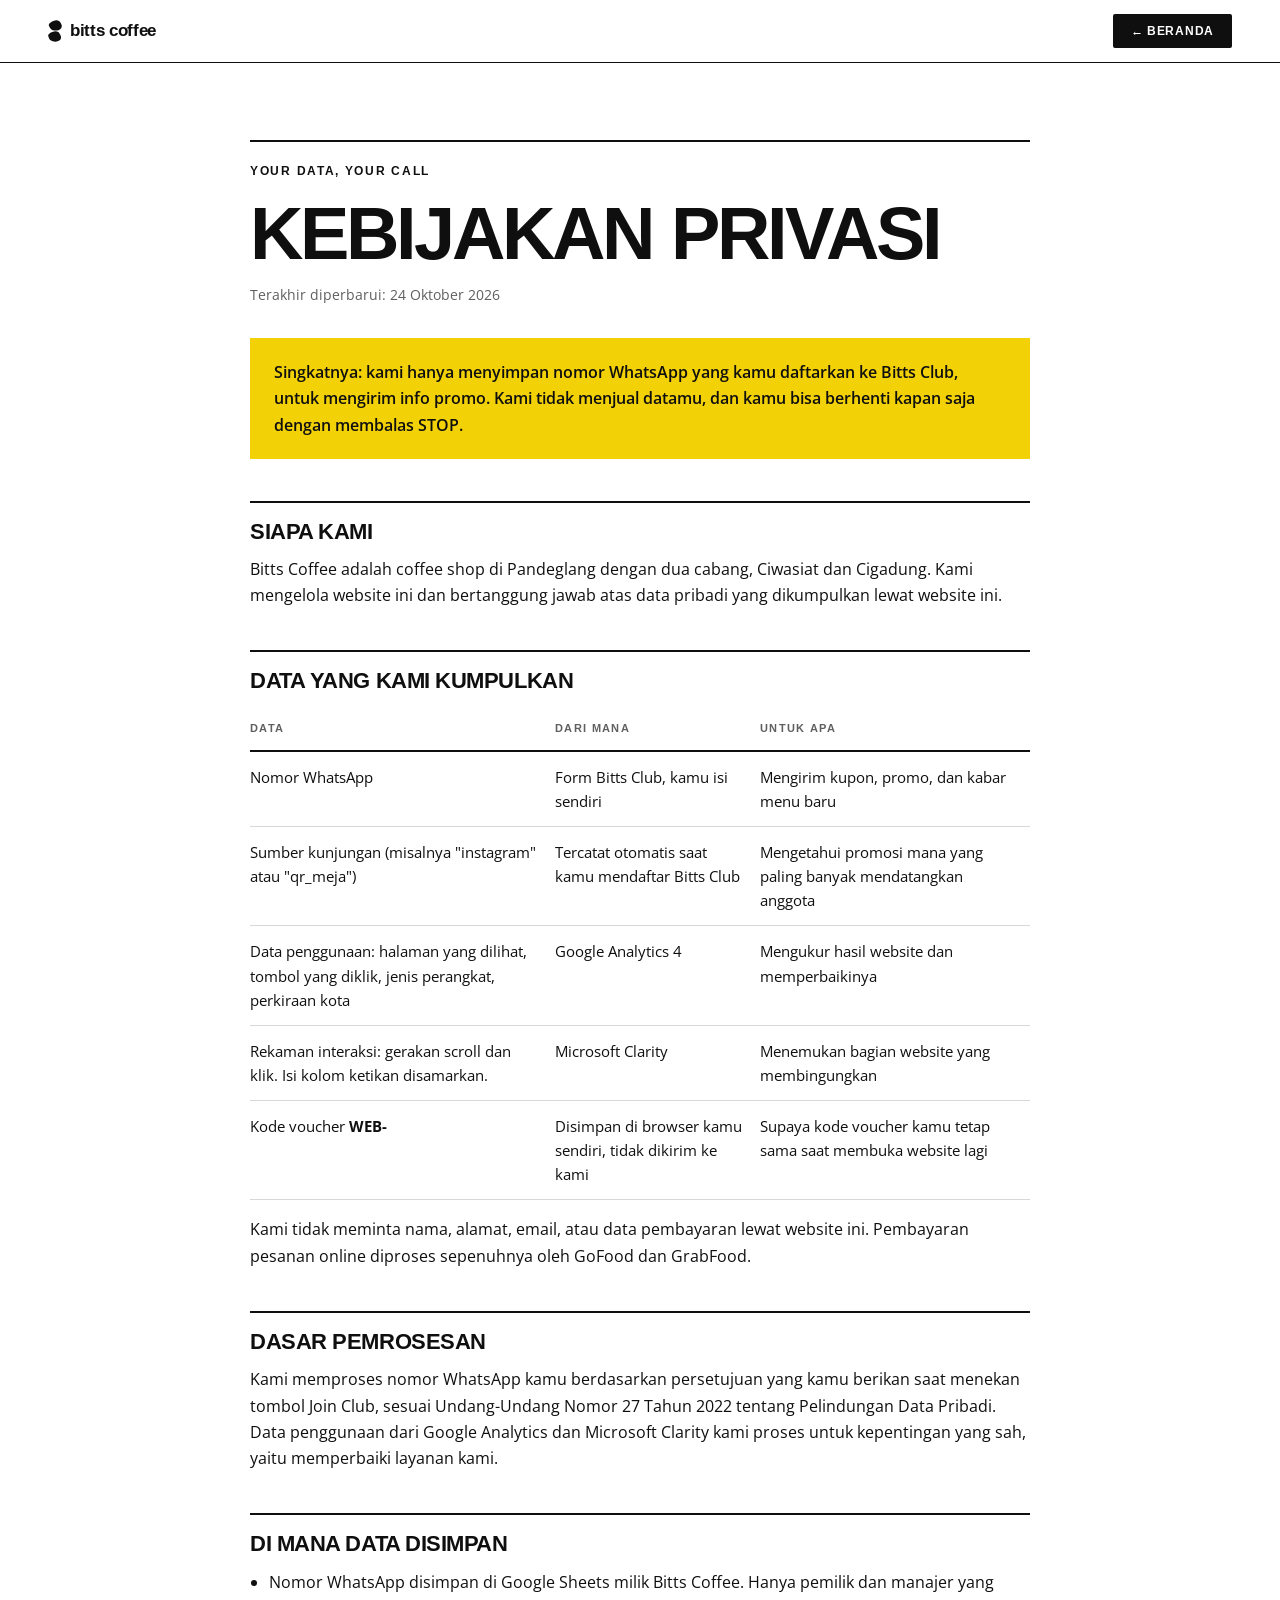
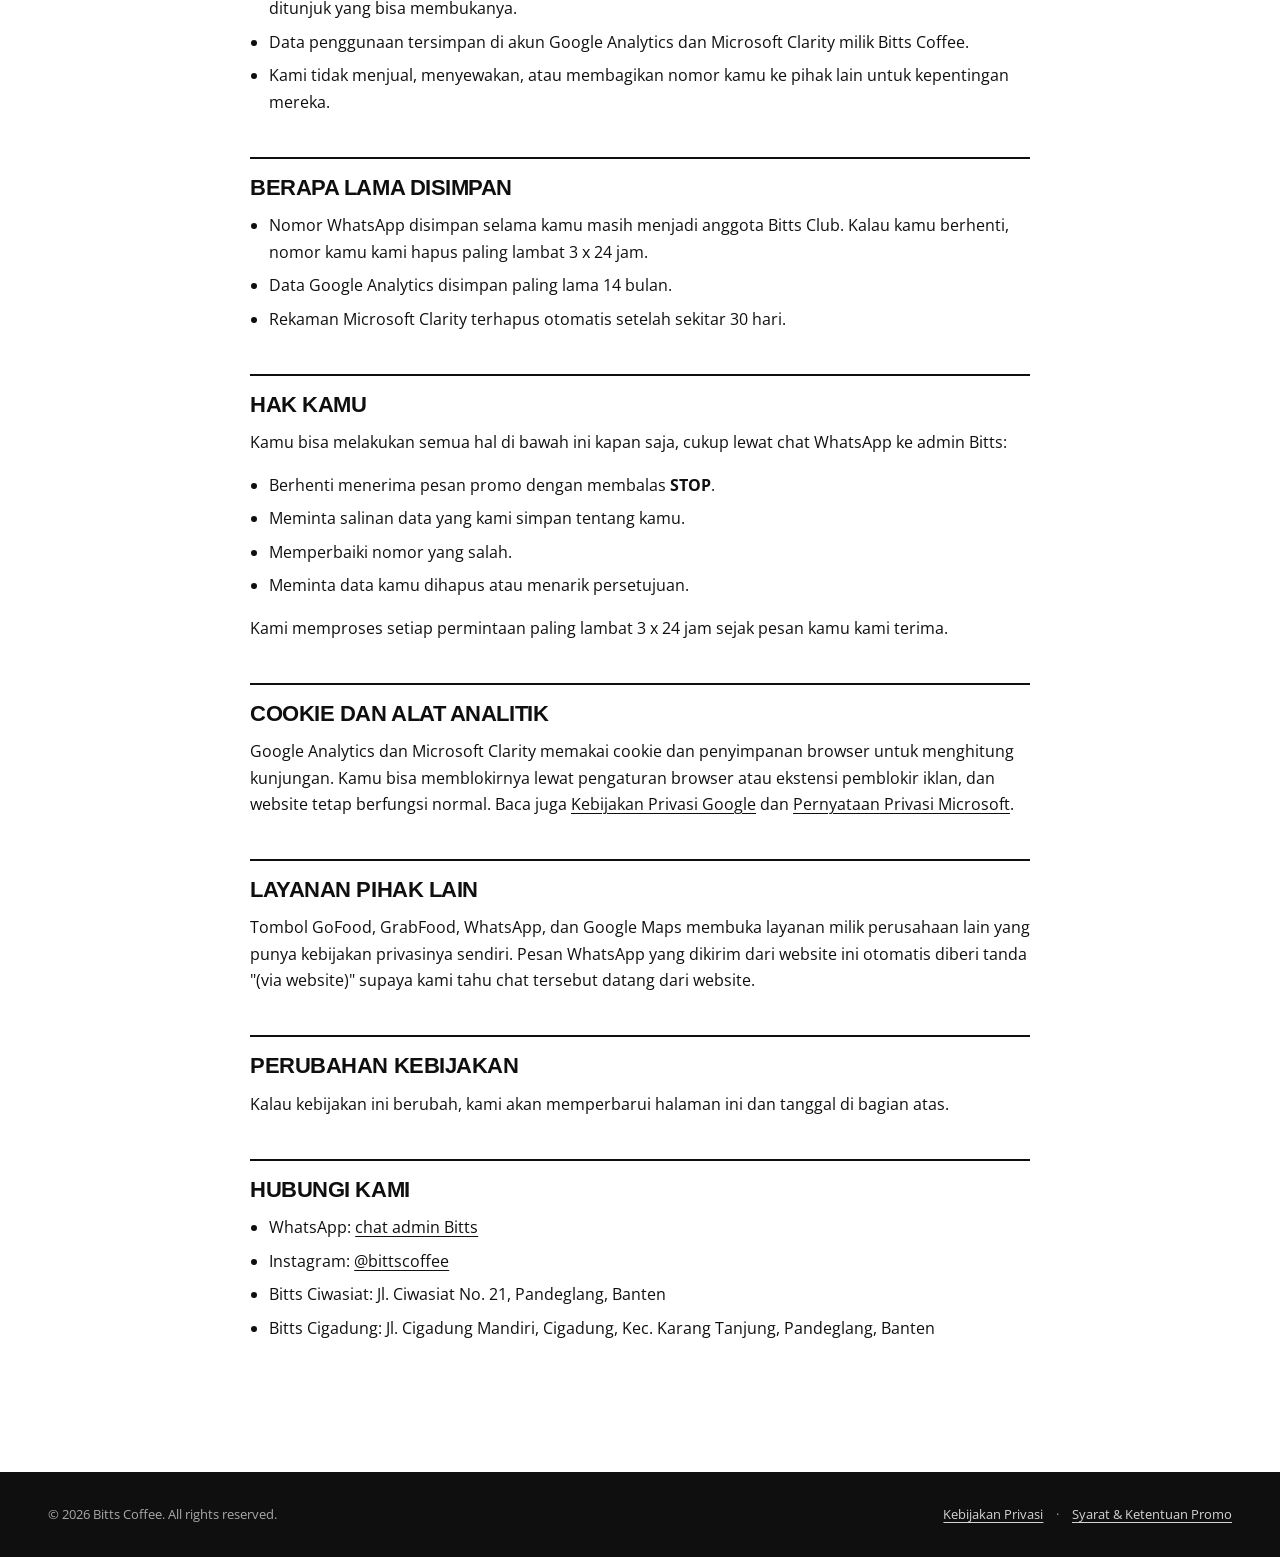
<file: kebijakan-privasi.html>
<!DOCTYPE html>
<html lang="id">
<head>
  <meta charset="UTF-8">
  <meta name="viewport" content="width=device-width, initial-scale=1.0">
  <title>Kebijakan Privasi | Bitts Coffee</title>
  <meta name="description" content="Data apa yang dikumpulkan website Bitts Coffee, untuk apa, dan cara kamu mengatur atau menghapusnya.">
  <meta name="theme-color" content="#0f0f0f">
  <link rel="canonical" href="https://bittscoffee.example/kebijakan-privasi.html">
  <link rel="icon" href="favicon.svg" type="image/svg+xml">
  <link rel="apple-touch-icon" href="apple-touch-icon.png">

  <!-- Google Fonts -->
  <link rel="preconnect" href="https://fonts.googleapis.com">
  <link rel="preconnect" href="https://fonts.gstatic.com" crossorigin>
  <link href="https://fonts.googleapis.com/css2?family=Arimo:ital,wght@0,400;0,700;1,700&family=Open+Sans:ital,wght@0,400;0,600;0,700;1,700;1,800&display=swap" rel="stylesheet">

  <link rel="stylesheet" href="style.css">
</head>
<body>

  <!-- Logo Bitts (dua batu), dipakai ulang lewat <use href="#bitts-mark"> -->
  <svg width="0" height="0" class="svg-sprite" aria-hidden="true" focusable="false">
    <symbol id="bitts-mark" viewBox="-1 0 64 100">
      <path fill="currentColor" d="M37.5 1C41.6 1 45.6 2.5 48.5 4C51.4 5.5 53.1 7.5 55 10C56.9 12.5 58.8 16 60 19C61.2 22 62.2 25 62 28C61.8 31 60.6 34.5 59 37C57.4 39.5 54.7 41.5 52.5 43C50.3 44.5 49.2 45.2 46 46C42.8 46.8 37.7 48 33.5 48C29.3 48 24.1 46.8 21 46C17.9 45.2 16.9 44.5 15 43C13.1 41.5 11.1 39 9.5 37C7.9 35 6.7 33.2 5.5 31C4.3 28.8 2.5 26 2.5 23.5C2.5 21 3.8 18.2 5.5 16C7.2 13.8 9.4 12 12.5 10C15.6 8 19.8 5.5 24 4C28.2 2.5 33.4 1 37.5 1Z"/>
      <path fill="currentColor" d="M33.5 51.5C37.9 51.5 42.5 53.4 45.5 55C48.5 56.6 49.9 59 51.5 61C53.1 63 54 65 55 67C56 69 56.9 71 57.5 73C58.1 75 58.5 77 58.5 79C58.5 81 58.3 83 57.5 85C56.7 87 55.9 89 53.5 91C51.1 93 46.6 95.7 43 97C39.4 98.3 35.7 99 32 99C28.3 99 24.8 98.3 21 97C17.2 95.7 12.2 93 9.5 91C6.8 89 6.2 87 5 85C3.8 83 2.8 81 2 79C1.2 77 0.6 75 0.3 73C0 71 -0.5 69 0.5 67C1.5 65 2.9 63 6 61C9.1 59 14.4 56.6 19 55C23.6 53.4 29.1 51.5 33.5 51.5Z"/>
    </symbol>
  </svg>

  <header class="main-header legal-header">
    <div class="header-container">
      <a href="index.html" class="logo-group" aria-label="Bitts Coffee, kembali ke beranda">
        <svg class="bitts-mark" aria-hidden="true"><use href="#bitts-mark"/></svg>
        <span class="logo-text">bitts coffee</span>
      </a>
      <a href="index.html" class="btn btn-black legal-back">← Beranda</a>
    </div>
  </header>

  <main class="legal-main">
    <div class="legal-container">
      <div class="legal-hero">
        <p class="tag-line">your data, your call</p>
        <h1 class="legal-title">kebijakan privasi</h1>
        <p class="legal-updated">Terakhir diperbarui: 24 Oktober 2026</p>
      </div>

      <p class="legal-summary">Singkatnya: kami hanya menyimpan nomor WhatsApp yang kamu daftarkan ke Bitts Club, untuk mengirim info promo. Kami tidak menjual datamu, dan kamu bisa berhenti kapan saja dengan membalas STOP.</p>

      <article class="legal-card card-neo">
        <h2 id="siapa-kami">siapa kami</h2>
        <p>Bitts Coffee adalah coffee shop di Pandeglang dengan dua cabang, Ciwasiat dan Cigadung. Kami mengelola website ini dan bertanggung jawab atas data pribadi yang dikumpulkan lewat website ini.</p>

        <h2 id="data">data yang kami kumpulkan</h2>
        <div class="legal-table-wrap">
          <table class="legal-table">
            <thead>
              <tr>
                <th>Data</th>
                <th>Dari mana</th>
                <th>Untuk apa</th>
              </tr>
            </thead>
            <tbody>
              <tr>
                <td data-label="Data">Nomor WhatsApp</td>
                <td data-label="Dari mana">Form Bitts Club, kamu isi sendiri</td>
                <td data-label="Untuk apa">Mengirim kupon, promo, dan kabar menu baru</td>
              </tr>
              <tr>
                <td data-label="Data">Sumber kunjungan (misalnya "instagram" atau "qr_meja")</td>
                <td data-label="Dari mana">Tercatat otomatis saat kamu mendaftar Bitts Club</td>
                <td data-label="Untuk apa">Mengetahui promosi mana yang paling banyak mendatangkan anggota</td>
              </tr>
              <tr>
                <td data-label="Data">Data penggunaan: halaman yang dilihat, tombol yang diklik, jenis perangkat, perkiraan kota</td>
                <td data-label="Dari mana">Google Analytics 4</td>
                <td data-label="Untuk apa">Mengukur hasil website dan memperbaikinya</td>
              </tr>
              <tr>
                <td data-label="Data">Rekaman interaksi: gerakan scroll dan klik. Isi kolom ketikan disamarkan.</td>
                <td data-label="Dari mana">Microsoft Clarity</td>
                <td data-label="Untuk apa">Menemukan bagian website yang membingungkan</td>
              </tr>
              <tr>
                <td data-label="Data">Kode voucher <strong>WEB-</strong></td>
                <td data-label="Dari mana">Disimpan di browser kamu sendiri, tidak dikirim ke kami</td>
                <td data-label="Untuk apa">Supaya kode voucher kamu tetap sama saat membuka website lagi</td>
              </tr>
            </tbody>
          </table>
        </div>
        <p>Kami tidak meminta nama, alamat, email, atau data pembayaran lewat website ini. Pembayaran pesanan online diproses sepenuhnya oleh GoFood dan GrabFood.</p>

        <h2 id="dasar">dasar pemrosesan</h2>
        <p>Kami memproses nomor WhatsApp kamu berdasarkan persetujuan yang kamu berikan saat menekan tombol Join Club, sesuai Undang-Undang Nomor 27 Tahun 2022 tentang Pelindungan Data Pribadi. Data penggunaan dari Google Analytics dan Microsoft Clarity kami proses untuk kepentingan yang sah, yaitu memperbaiki layanan kami.</p>

        <h2 id="penyimpanan">di mana data disimpan</h2>
        <ul>
          <li>Nomor WhatsApp disimpan di Google Sheets milik Bitts Coffee. Hanya pemilik dan manajer yang ditunjuk yang bisa membukanya.</li>
          <li>Data penggunaan tersimpan di akun Google Analytics dan Microsoft Clarity milik Bitts Coffee.</li>
          <li>Kami tidak menjual, menyewakan, atau membagikan nomor kamu ke pihak lain untuk kepentingan mereka.</li>
        </ul>

        <h2 id="lama-simpan">berapa lama disimpan</h2>
        <ul>
          <li>Nomor WhatsApp disimpan selama kamu masih menjadi anggota Bitts Club. Kalau kamu berhenti, nomor kamu kami hapus paling lambat 3 x 24 jam.</li>
          <li>Data Google Analytics disimpan paling lama 14 bulan.</li>
          <li>Rekaman Microsoft Clarity terhapus otomatis setelah sekitar 30 hari.</li>
        </ul>

        <h2 id="hak">hak kamu</h2>
        <p>Kamu bisa melakukan semua hal di bawah ini kapan saja, cukup lewat chat WhatsApp ke admin Bitts:</p>
        <ul>
          <li>Berhenti menerima pesan promo dengan membalas <strong>STOP</strong>.</li>
          <li>Meminta salinan data yang kami simpan tentang kamu.</li>
          <li>Memperbaiki nomor yang salah.</li>
          <li>Meminta data kamu dihapus atau menarik persetujuan.</li>
        </ul>
        <p>Kami memproses setiap permintaan paling lambat 3 x 24 jam sejak pesan kamu kami terima.</p>

        <h2 id="cookie">cookie dan alat analitik</h2>
        <p>Google Analytics dan Microsoft Clarity memakai cookie dan penyimpanan browser untuk menghitung kunjungan. Kamu bisa memblokirnya lewat pengaturan browser atau ekstensi pemblokir iklan, dan website tetap berfungsi normal. Baca juga <a href="https://policies.google.com/privacy" target="_blank" rel="noopener">Kebijakan Privasi Google</a> dan <a href="https://privacy.microsoft.com/id-id/privacystatement" target="_blank" rel="noopener">Pernyataan Privasi Microsoft</a>.</p>

        <h2 id="pihak-ketiga">layanan pihak lain</h2>
        <p>Tombol GoFood, GrabFood, WhatsApp, dan Google Maps membuka layanan milik perusahaan lain yang punya kebijakan privasinya sendiri. Pesan WhatsApp yang dikirim dari website ini otomatis diberi tanda "(via website)" supaya kami tahu chat tersebut datang dari website.</p>

        <h2 id="perubahan">perubahan kebijakan</h2>
        <p>Kalau kebijakan ini berubah, kami akan memperbarui halaman ini dan tanggal di bagian atas.</p>

        <h2 id="kontak">hubungi kami</h2>
        <ul>
          <li>WhatsApp: <a href="https://wa.me/6281234567890?text=Halo%20Bitts%20Coffee,%20saya%20ada%20pertanyaan%20soal%20data%20pribadi%20saya.%20(via%20website)" target="_blank" rel="noopener">chat admin Bitts</a></li>
          <li>Instagram: <a href="https://instagram.com/bittscoffee" target="_blank" rel="noopener">@bittscoffee</a></li>
          <li>Bitts Ciwasiat: Jl. Ciwasiat No. 21, Pandeglang, Banten</li>
          <li>Bitts Cigadung: Jl. Cigadung Mandiri, Cigadung, Kec. Karang Tanjung, Pandeglang, Banten</li>
        </ul>
      </article>
    </div>
  </main>

  <footer class="legal-footer">
    <div class="footer-bottom text-center">
      <p>&copy; 2026 Bitts Coffee. All rights reserved.</p>
      <p class="footer-legal">
        <a href="kebijakan-privasi.html" aria-current="page">Kebijakan Privasi</a>
        <span aria-hidden="true">·</span>
        <a href="syarat-ketentuan.html">Syarat &amp; Ketentuan Promo</a>
      </p>
    </div>
  </footer>

</body>
</html>
</file>
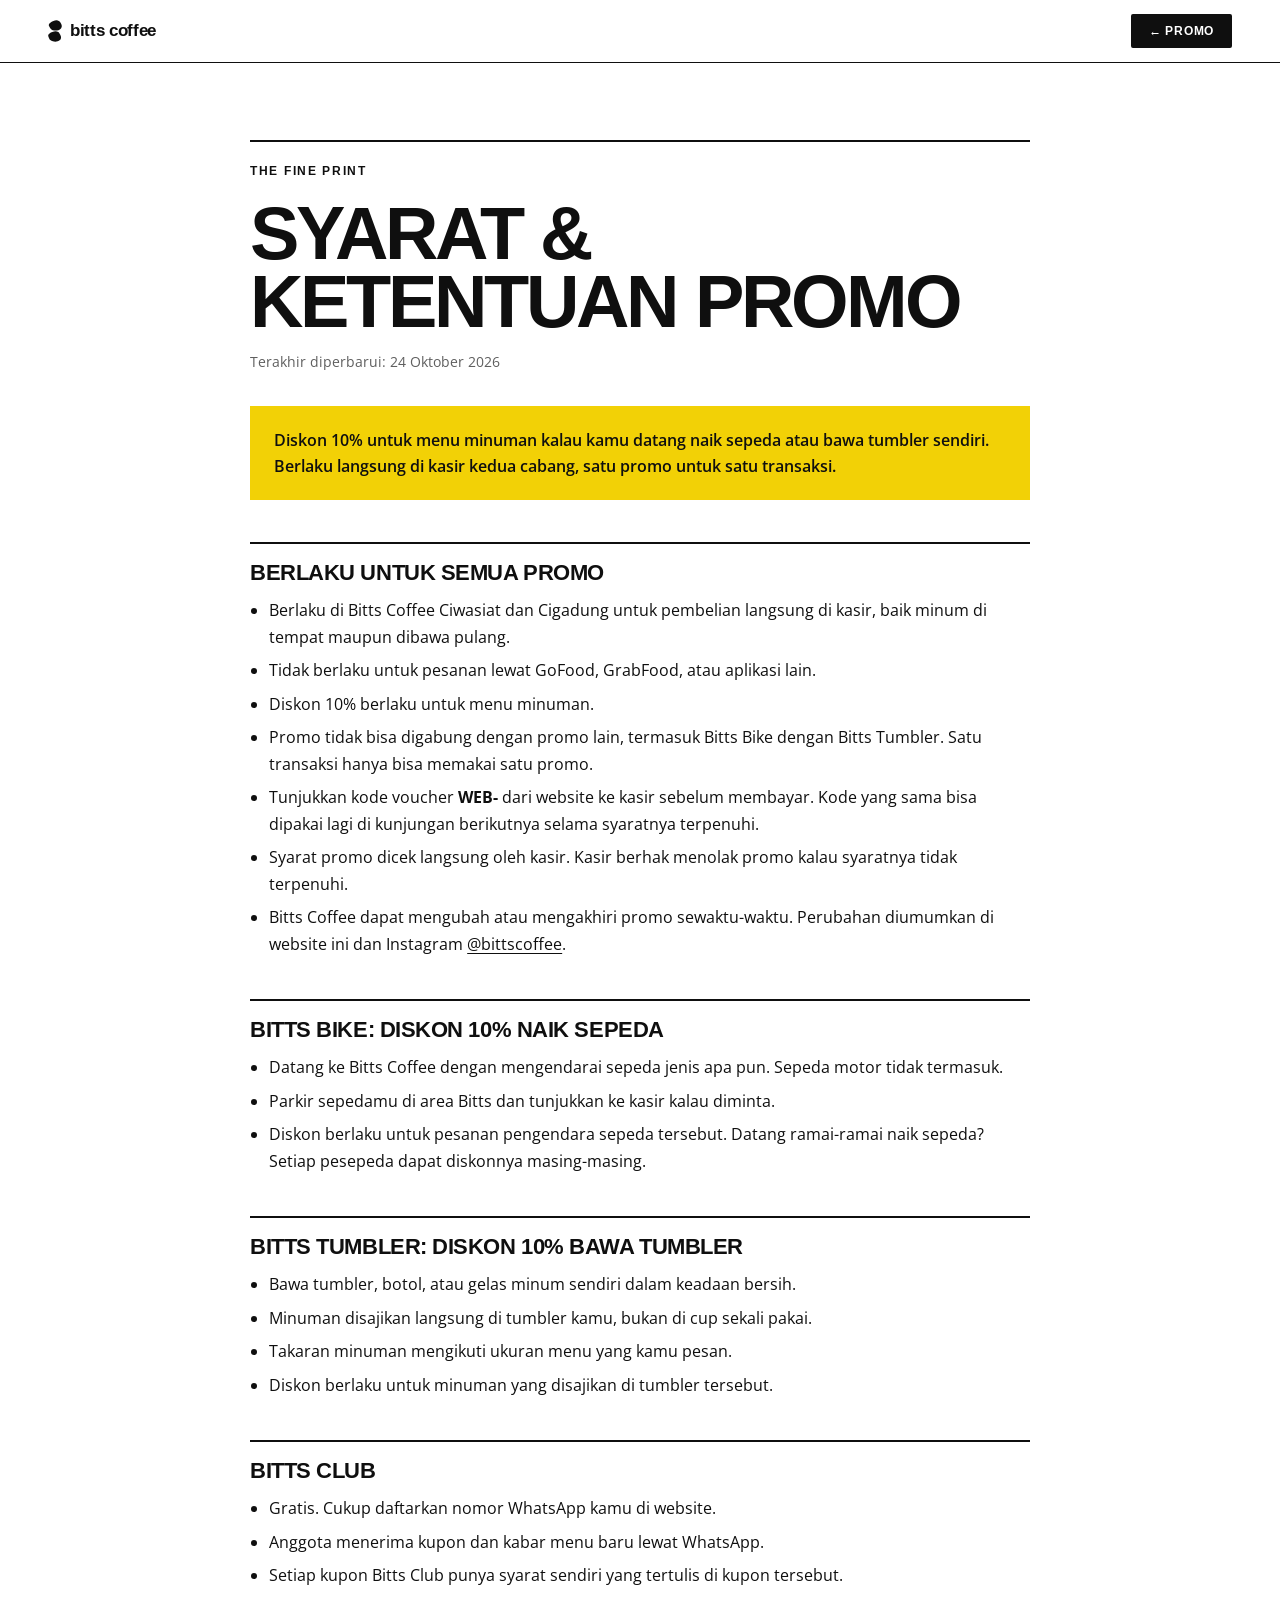
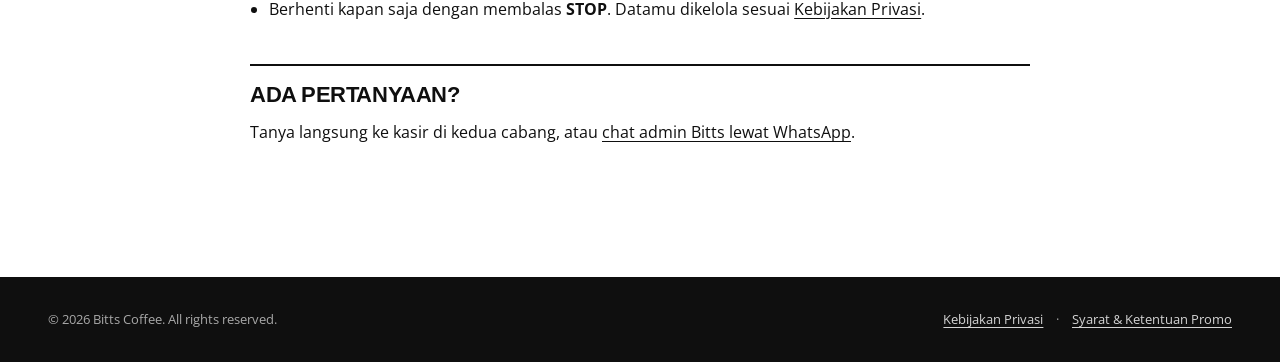
<file: syarat-ketentuan.html>
<!DOCTYPE html>
<html lang="id">
<head>
  <meta charset="UTF-8">
  <meta name="viewport" content="width=device-width, initial-scale=1.0">
  <title>Syarat &amp; Ketentuan Promo | Bitts Coffee</title>
  <meta name="description" content="Syarat promo Bitts Bike, Bitts Tumbler, dan Bitts Club di Bitts Coffee Ciwasiat dan Cigadung.">
  <meta name="theme-color" content="#0f0f0f">
  <link rel="canonical" href="https://bittscoffee.example/syarat-ketentuan.html">
  <link rel="icon" href="favicon.svg" type="image/svg+xml">
  <link rel="apple-touch-icon" href="apple-touch-icon.png">

  <!-- Google Fonts -->
  <link rel="preconnect" href="https://fonts.googleapis.com">
  <link rel="preconnect" href="https://fonts.gstatic.com" crossorigin>
  <link href="https://fonts.googleapis.com/css2?family=Arimo:ital,wght@0,400;0,700;1,700&family=Open+Sans:ital,wght@0,400;0,600;0,700;1,700;1,800&display=swap" rel="stylesheet">

  <link rel="stylesheet" href="style.css">
</head>
<body>

  <!-- Logo Bitts (dua batu), dipakai ulang lewat <use href="#bitts-mark"> -->
  <svg width="0" height="0" class="svg-sprite" aria-hidden="true" focusable="false">
    <symbol id="bitts-mark" viewBox="-1 0 64 100">
      <path fill="currentColor" d="M37.5 1C41.6 1 45.6 2.5 48.5 4C51.4 5.5 53.1 7.5 55 10C56.9 12.5 58.8 16 60 19C61.2 22 62.2 25 62 28C61.8 31 60.6 34.5 59 37C57.4 39.5 54.7 41.5 52.5 43C50.3 44.5 49.2 45.2 46 46C42.8 46.8 37.7 48 33.5 48C29.3 48 24.1 46.8 21 46C17.9 45.2 16.9 44.5 15 43C13.1 41.5 11.1 39 9.5 37C7.9 35 6.7 33.2 5.5 31C4.3 28.8 2.5 26 2.5 23.5C2.5 21 3.8 18.2 5.5 16C7.2 13.8 9.4 12 12.5 10C15.6 8 19.8 5.5 24 4C28.2 2.5 33.4 1 37.5 1Z"/>
      <path fill="currentColor" d="M33.5 51.5C37.9 51.5 42.5 53.4 45.5 55C48.5 56.6 49.9 59 51.5 61C53.1 63 54 65 55 67C56 69 56.9 71 57.5 73C58.1 75 58.5 77 58.5 79C58.5 81 58.3 83 57.5 85C56.7 87 55.9 89 53.5 91C51.1 93 46.6 95.7 43 97C39.4 98.3 35.7 99 32 99C28.3 99 24.8 98.3 21 97C17.2 95.7 12.2 93 9.5 91C6.8 89 6.2 87 5 85C3.8 83 2.8 81 2 79C1.2 77 0.6 75 0.3 73C0 71 -0.5 69 0.5 67C1.5 65 2.9 63 6 61C9.1 59 14.4 56.6 19 55C23.6 53.4 29.1 51.5 33.5 51.5Z"/>
    </symbol>
  </svg>

  <header class="main-header legal-header">
    <div class="header-container">
      <a href="index.html" class="logo-group" aria-label="Bitts Coffee, kembali ke beranda">
        <svg class="bitts-mark" aria-hidden="true"><use href="#bitts-mark"/></svg>
        <span class="logo-text">bitts coffee</span>
      </a>
      <a href="index.html#promo" class="btn btn-black legal-back">← Promo</a>
    </div>
  </header>

  <main class="legal-main">
    <div class="legal-container">
      <div class="legal-hero">
        <p class="tag-line">the fine print</p>
        <h1 class="legal-title">syarat &amp; ketentuan promo</h1>
        <p class="legal-updated">Terakhir diperbarui: 24 Oktober 2026</p>
      </div>

      <p class="legal-summary">Diskon 10% untuk menu minuman kalau kamu datang naik sepeda atau bawa tumbler sendiri. Berlaku langsung di kasir kedua cabang, satu promo untuk satu transaksi.</p>

      <article class="legal-card card-neo">
        <h2 id="umum">berlaku untuk semua promo</h2>
        <ul>
          <li>Berlaku di Bitts Coffee Ciwasiat dan Cigadung untuk pembelian langsung di kasir, baik minum di tempat maupun dibawa pulang.</li>
          <li>Tidak berlaku untuk pesanan lewat GoFood, GrabFood, atau aplikasi lain.</li>
          <li>Diskon 10% berlaku untuk menu minuman.</li>
          <li>Promo tidak bisa digabung dengan promo lain, termasuk Bitts Bike dengan Bitts Tumbler. Satu transaksi hanya bisa memakai satu promo.</li>
          <li>Tunjukkan kode voucher <strong>WEB-</strong> dari website ke kasir sebelum membayar. Kode yang sama bisa dipakai lagi di kunjungan berikutnya selama syaratnya terpenuhi.</li>
          <li>Syarat promo dicek langsung oleh kasir. Kasir berhak menolak promo kalau syaratnya tidak terpenuhi.</li>
          <li>Bitts Coffee dapat mengubah atau mengakhiri promo sewaktu-waktu. Perubahan diumumkan di website ini dan Instagram <a href="https://instagram.com/bittscoffee" target="_blank" rel="noopener">@bittscoffee</a>.</li>
        </ul>

        <h2 id="bitts-bike">bitts bike: diskon 10% naik sepeda</h2>
        <ul>
          <li>Datang ke Bitts Coffee dengan mengendarai sepeda jenis apa pun. Sepeda motor tidak termasuk.</li>
          <li>Parkir sepedamu di area Bitts dan tunjukkan ke kasir kalau diminta.</li>
          <li>Diskon berlaku untuk pesanan pengendara sepeda tersebut. Datang ramai-ramai naik sepeda? Setiap pesepeda dapat diskonnya masing-masing.</li>
        </ul>

        <h2 id="bitts-tumbler">bitts tumbler: diskon 10% bawa tumbler</h2>
        <ul>
          <li>Bawa tumbler, botol, atau gelas minum sendiri dalam keadaan bersih.</li>
          <li>Minuman disajikan langsung di tumbler kamu, bukan di cup sekali pakai.</li>
          <li>Takaran minuman mengikuti ukuran menu yang kamu pesan.</li>
          <li>Diskon berlaku untuk minuman yang disajikan di tumbler tersebut.</li>
        </ul>

        <h2 id="bitts-club">bitts club</h2>
        <ul>
          <li>Gratis. Cukup daftarkan nomor WhatsApp kamu di website.</li>
          <li>Anggota menerima kupon dan kabar menu baru lewat WhatsApp.</li>
          <li>Setiap kupon Bitts Club punya syarat sendiri yang tertulis di kupon tersebut.</li>
          <li>Berhenti kapan saja dengan membalas <strong>STOP</strong>. Datamu dikelola sesuai <a href="kebijakan-privasi.html">Kebijakan Privasi</a>.</li>
        </ul>

        <h2 id="pertanyaan">ada pertanyaan?</h2>
        <p>Tanya langsung ke kasir di kedua cabang, atau <a href="https://wa.me/6281234567890?text=Halo%20Bitts%20Coffee,%20saya%20mau%20tanya%20soal%20promo.%20(via%20website)" target="_blank" rel="noopener">chat admin Bitts lewat WhatsApp</a>.</p>
      </article>
    </div>
  </main>

  <footer class="legal-footer">
    <div class="footer-bottom text-center">
      <p>&copy; 2026 Bitts Coffee. All rights reserved.</p>
      <p class="footer-legal">
        <a href="kebijakan-privasi.html">Kebijakan Privasi</a>
        <span aria-hidden="true">·</span>
        <a href="syarat-ketentuan.html" aria-current="page">Syarat &amp; Ketentuan Promo</a>
      </p>
    </div>
  </footer>

</body>
</html>
</file>
<file: style.css>
/* ==========================================================================
   BITTS COFFEE MAIN STYLESHEET
   Arah desain: poster editorial.
   - Tipografi dari story Instagram Bitts: Arimo Bold (poster) dan
     Open Sans ExtraBold Italic (aksen), tulisan tangan hanya untuk tanda tangan
   - Bidang warna solid: hitam, putih, kuning Bitts Bike. Tanpa pola atau gradasi
   - Grid editorial dengan nomor section dan garis tegas
   ========================================================================== */

/* --- Tokens --- */
:root {
  --ink: #0f0f0f;
  --paper: #ffffff;
  --yellow: #f2d106;      /* Dari badge Bitts Bike */
  --muted: #5f5f5f;
  --muted-dark: #a8a8a8;  /* Teks sekunder di atas hitam */
  --hair: rgba(15, 15, 15, 0.16);
  --hair-light: rgba(255, 255, 255, 0.22);
  --gofood: #e02f2f;
  --grabfood: #00a144;

  --font-display: 'Arimo', Arial, Helvetica, sans-serif;
  --font-body: 'Open Sans', system-ui, sans-serif;
  --font-hand: 'Delicious Handrawn', 'Arial Narrow', sans-serif;

  --container: 1280px;
  --pad-x: clamp(1.25rem, 4vw, 3rem);
  --section-y: clamp(4.5rem, 9vw, 8rem);
  --transition: 0.2s ease;
}

/* --- Reset & Base --- */
* {
  box-sizing: border-box;
  margin: 0;
  padding: 0;
}

html {
  scroll-behavior: smooth;
}

body {
  font-family: var(--font-body);
  font-size: 1rem;
  line-height: 1.65;
  color: var(--ink);
  background-color: var(--paper);
  overflow-x: hidden;
  -webkit-font-smoothing: antialiased;
}

a {
  color: inherit;
  text-decoration: none;
}

img {
  display: block;
  max-width: 100%;
}

.svg-sprite {
  position: absolute;
  width: 0;
  height: 0;
  overflow: hidden;
}

/* --- Shared Type --- */
.section-index {
  font-family: var(--font-display);
  font-weight: 700;
  font-size: 0.76rem;
  line-height: 1.4;
  letter-spacing: 0.14em;
  text-transform: uppercase;
}

.section-title {
  font-family: var(--font-display);
  font-weight: 700;
  font-size: clamp(2.5rem, 6.2vw, 5.4rem);
  line-height: 0.92;
  letter-spacing: -0.035em;
  text-transform: uppercase;
  overflow-wrap: break-word;
}
/* Italic accent, like "Jl. Ciwasiat" in the stories */
.section-title em,
.cta-title em {
  font-family: var(--font-body);
  font-style: italic;
  font-weight: 800;
  text-transform: none;
  letter-spacing: -0.04em;
}

.section-sub {
  max-width: 560px;
  margin-top: 1.4rem;
  font-size: 1.05rem;
  color: var(--muted);
}

/* Hand-lettered signature: the only place the IG hand font appears */
.signature {
  display: inline-flex;
  align-items: center;
  gap: 0.8rem;
  font-family: var(--font-hand);
  font-size: 1.5rem;
  line-height: 1;
  text-transform: uppercase;
  letter-spacing: 0.03em;
  -webkit-text-stroke: 0.03em currentColor;
}
.signature::after {
  content: '';
  width: 80px;
  height: 2px;
  background-color: currentColor;
}

/* "Jl. Ciwasiat - Pandeglang ____" */
.addr-line {
  display: flex;
  align-items: center;
  gap: 0.8rem;
  font-weight: 700;
  font-size: 0.9rem;
}
.addr-line em {
  font-weight: 800;
}
.addr-line::after {
  content: '';
  flex: 0 1 80px;
  min-width: 24px;
  height: 2px;
  background-color: currentColor;
}

/* --- Helpers --- */
.text-white { color: #ffffff !important; }
.text-black { color: var(--ink) !important; }
.bg-yellow { background-color: var(--yellow) !important; }
.bg-black { background-color: var(--ink) !important; }
.text-center { text-align: center; }

/* --- Buttons: square-cornered poster buttons --- */
.btn {
  display: inline-flex;
  align-items: center;
  justify-content: center;
  padding: 1rem 1.6rem;
  font-family: var(--font-display);
  font-weight: 700;
  font-size: 0.85rem;
  line-height: 1.1;
  letter-spacing: 0.06em;
  text-transform: uppercase;
  text-align: center;
  border: 2px solid var(--ink);
  border-radius: 2px;
  cursor: pointer;
  transition: background-color var(--transition), color var(--transition), border-color var(--transition);
}
.btn-black {
  background-color: var(--ink);
  color: #ffffff;
}
.btn-black:hover {
  background-color: var(--yellow);
  color: var(--ink);
}
.btn-yellow {
  background-color: var(--yellow);
  border-color: var(--yellow);
  color: var(--ink);
}
.btn-yellow:hover {
  background-color: #ffffff;
  border-color: #ffffff;
}
.btn-outline {
  background-color: transparent;
  color: var(--ink);
}
.btn-outline:hover {
  background-color: var(--ink);
  color: #ffffff;
}
.btn-outline-light {
  background-color: transparent;
  border-color: #ffffff;
  color: #ffffff;
}
.btn-outline-light:hover {
  background-color: #ffffff;
  color: var(--ink);
}
.btn-block {
  display: flex;
  width: 100%;
}

/* --- Layout --- */
section {
  padding: var(--section-y) 0;
}
.section-container {
  max-width: var(--container);
  margin: 0 auto;
  padding: 0 var(--pad-x);
}
/* Editorial header: index on the left, headline on the right, rule on top */
.section-head {
  display: grid;
  grid-template-columns: minmax(140px, 3fr) 9fr;
  gap: 1.2rem 2rem;
  border-top: 2px solid currentColor;
  padding-top: 1.2rem;
  margin-bottom: clamp(2.5rem, 5vw, 4rem);
}
/* Section number: big poster numeral with an italic label underneath */
.section-number {
  display: flex;
  flex-direction: column;
  align-items: flex-start;
  gap: 0.8rem;
}
.section-head .section-number {
  padding-top: 0.3rem;
}
.section-number-no {
  font-family: var(--font-display);
  font-weight: 700;
  font-size: clamp(3.4rem, 6.5vw, 6rem);
  line-height: 0.78;
  letter-spacing: -0.06em;
}
.section-number-label {
  display: flex;
  align-items: center;
  gap: 0.6rem;
  font-style: italic;
  font-weight: 800;
  font-size: 1rem;
  line-height: 1;
}
.section-number-label::before {
  content: '';
  width: 28px;
  height: 2px;
  background-color: currentColor;
}
.booking-section .section-number-no {
  color: var(--yellow);
}
/* Two white sections in a row: the top rule already separates them */
.menu-section + .space-section,
.testimonials-section + .location-section {
  padding-top: 0;
}

/* --- Header --- */
.main-header {
  position: sticky;
  top: 0;
  z-index: 100;
  background-color: #ffffff;
  border-bottom: 1px solid var(--ink);
}
.header-container {
  display: flex;
  align-items: center;
  gap: 2rem;
  max-width: var(--container);
  margin: 0 auto;
  padding: 0.85rem var(--pad-x);
}
.logo-group {
  display: inline-flex;
  align-items: center;
  gap: 0.5rem;
  color: var(--ink);
}
.bitts-mark {
  width: 14px;
  height: 22px;
  flex: none;
}
.logo-text {
  font-family: var(--font-display);
  font-weight: 700;
  font-size: 1.05rem;
  letter-spacing: -0.02em;
  white-space: nowrap;
}
.nav-menu {
  display: flex;
  gap: 1.8rem;
  margin-left: auto;
}
.nav-link {
  font-family: var(--font-display);
  font-weight: 700;
  font-size: 0.76rem;
  letter-spacing: 0.12em;
  text-transform: uppercase;
  padding: 0.3rem 0;
  border-bottom: 2px solid transparent;
  transition: border-color var(--transition);
}
.nav-link:hover {
  border-bottom-color: var(--ink);
}
.cta-nav {
  padding: 0.6rem 1rem;
  font-size: 0.74rem;
}

/* --- Mobile Menu --- */
.mobile-menu-toggle {
  display: none;
  flex-direction: column;
  justify-content: space-between;
  width: 24px;
  height: 16px;
  margin-left: auto;
  background: transparent;
  border: none;
  cursor: pointer;
}
.mobile-menu-toggle span {
  width: 100%;
  height: 2px;
  background-color: var(--ink);
  transition: transform var(--transition), opacity var(--transition);
}
.mobile-menu-toggle.active span:nth-child(1) {
  transform: translateY(7px) rotate(45deg);
}
.mobile-menu-toggle.active span:nth-child(2) {
  opacity: 0;
}
.mobile-menu-toggle.active span:nth-child(3) {
  transform: translateY(-7px) rotate(-45deg);
}
.mobile-nav {
  display: none;
  position: fixed;
  inset: 0;
  z-index: 99;
  flex-direction: column;
  padding: 6rem var(--pad-x) 2rem var(--pad-x);
  background-color: #ffffff;
  overflow-y: auto;
}
.mobile-link {
  font-family: var(--font-display);
  font-weight: 700;
  font-size: 2rem;
  line-height: 1.15;
  letter-spacing: -0.03em;
  text-transform: uppercase;
  padding: 0.5rem 0;
  border-bottom: 1px solid var(--hair);
}
.mobile-nav .btn {
  margin-top: 1.6rem;
}

/* --- Hero: black poster with the real latte photo bleeding to the edge --- */
.hero {
  display: grid;
  grid-template-columns: 1.05fr 0.95fr;
  min-height: min(calc(100svh - 54px), 820px);
  padding: 0;
  background-color: var(--ink);
  color: #ffffff;
}
.hero-text {
  display: flex;
  flex-direction: column;
  gap: 2.5rem;
  min-width: 0;
  padding: clamp(2.5rem, 5vw, 4.5rem) var(--pad-x);
  padding-left: max(var(--pad-x), calc((100vw - var(--container)) / 2 + var(--pad-x)));
}
.hero-title {
  font-family: var(--font-display);
  font-weight: 700;
  font-size: clamp(4.2rem, 10.5vw, 9.8rem);
  line-height: 0.84;
  letter-spacing: -0.05em;
  text-transform: uppercase;
}
.hero-title .dot {
  color: var(--yellow);
}
.hero-bottom {
  margin-top: auto;
}
.hero-lead {
  max-width: 34ch;
  font-size: 1.15rem;
  line-height: 1.55;
  color: #d4d4d4;
}
.hero-lead em {
  font-style: italic;
  font-weight: 800;
  color: #ffffff;
}
.hero-buttons {
  display: flex;
  flex-wrap: wrap;
  gap: 0.8rem;
  margin: 1.8rem 0 2.4rem 0;
}
.hero-facts {
  display: grid;
  grid-template-columns: repeat(3, auto);
  justify-content: start;
  gap: 2.5rem;
  border-top: 1px solid var(--hair-light);
  padding-top: 1.1rem;
}
.hero-facts dt {
  font-family: var(--font-display);
  font-weight: 700;
  font-size: 0.7rem;
  letter-spacing: 0.12em;
  text-transform: uppercase;
  color: var(--muted-dark);
}
.hero-facts dd {
  font-family: var(--font-display);
  font-weight: 700;
  font-size: 1.05rem;
  margin-top: 0.2rem;
}
.hero-photo {
  position: relative;
  overflow: hidden;
  min-height: 100%;
}
.hero-photo img {
  position: absolute;
  inset: 0;
  width: 100%;
  height: 100%;
  object-fit: cover;
  object-position: center 72%;
}

/* --- 01 Promo: solid yellow poster --- */
.promo-section {
  background-color: var(--yellow);
  color: var(--ink);
}
.promo-section .section-sub {
  color: var(--ink);
}
.promo-list {
  border-top: 2px solid var(--ink);
}
.promo-row {
  display: grid;
  grid-template-columns: minmax(140px, 3fr) 5fr 2.4fr 1.6fr;
  gap: 2rem;
  align-items: center;
  padding: 2.2rem 0;
  border-bottom: 2px solid var(--ink);
}
.promo-no {
  align-self: start;
  font-family: var(--font-display);
  font-weight: 700;
  font-size: clamp(2.4rem, 4vw, 3.4rem);
  line-height: 0.8;
  letter-spacing: -0.05em;
}
.promo-kicker {
  font-style: italic;
  font-weight: 800;
  font-size: 1rem;
  margin-bottom: 0.3rem;
}
.promo-card-title {
  font-family: var(--font-display);
  font-weight: 700;
  font-size: clamp(1.7rem, 3vw, 2.6rem);
  line-height: 0.95;
  letter-spacing: -0.03em;
  text-transform: uppercase;
}
.promo-card-desc {
  max-width: 46ch;
  margin-top: 0.8rem;
}
.promo-big {
  font-family: var(--font-display);
  font-weight: 700;
  font-size: clamp(4.5rem, 9vw, 8.5rem);
  line-height: 0.8;
  letter-spacing: -0.06em;
}
.promo-big span {
  font-size: 0.5em;
  vertical-align: top;
  margin-left: 0.04em;
}
.promo-actions {
  display: flex;
  flex-direction: column;
  align-items: flex-end;
  gap: 0.7rem;
}
.promo-cta-btn {
  font-family: var(--font-display);
  font-weight: 700;
  font-size: 0.82rem;
  letter-spacing: 0.06em;
  text-transform: uppercase;
  padding: 1rem 1.3rem;
  background-color: var(--ink);
  color: #ffffff;
  border: 2px solid var(--ink);
  border-radius: 2px;
  cursor: pointer;
  white-space: nowrap;
  transition: background-color var(--transition), color var(--transition);
}
.promo-cta-btn:hover {
  background-color: #ffffff;
  color: var(--ink);
}
.promo-terms {
  font-size: 0.8rem;
  font-weight: 600;
  text-decoration: underline;
  text-underline-offset: 3px;
}

/* --- 02 Menu: typographic menu board --- */
.promo-calculator-widget {
  display: flex;
  flex-wrap: wrap;
  align-items: center;
  gap: 0.8rem 2rem;
  padding: 1rem 1.2rem;
  margin-bottom: 3rem;
  border: 2px solid var(--ink);
}
.calculator-label {
  font-family: var(--font-display);
  font-weight: 700;
  font-size: 0.76rem;
  letter-spacing: 0.12em;
  text-transform: uppercase;
}
.calculator-toggles {
  display: flex;
  flex-wrap: wrap;
  gap: 0.8rem 1.6rem;
}
.toggle-container {
  position: relative;
  display: flex;
  align-items: center;
  gap: 0.55rem;
  font-weight: 600;
  font-size: 0.95rem;
  cursor: pointer;
}
.calc-checkbox {
  /* Visually hidden but still reachable with the keyboard */
  position: absolute;
  width: 1px;
  height: 1px;
  opacity: 0;
  pointer-events: none;
}
.toggle-custom {
  position: relative;
  display: inline-block;
  width: 18px;
  height: 18px;
  border: 2px solid var(--ink);
  background-color: #ffffff;
}
.calc-checkbox:checked + .toggle-custom {
  background-color: var(--ink);
}
.calc-checkbox:checked + .toggle-custom::after {
  content: '';
  position: absolute;
  left: 4px;
  top: 0;
  width: 5px;
  height: 10px;
  border: solid var(--yellow);
  border-width: 0 2px 2px 0;
  transform: rotate(45deg);
}
.calc-checkbox:focus-visible + .toggle-custom {
  outline: 3px solid var(--yellow);
  outline-offset: 2px;
}
.calculator-note {
  margin-left: auto;
  font-size: 0.8rem;
  color: var(--muted);
}

.menu-board {
  display: grid;
  grid-template-columns: 1fr 1fr;
  gap: 0 clamp(2rem, 5vw, 5rem);
}
.menu-col-title {
  display: flex;
  justify-content: space-between;
  align-items: baseline;
  gap: 1rem;
  padding-bottom: 0.7rem;
  border-bottom: 2px solid var(--ink);
  font-family: var(--font-display);
  font-weight: 700;
  font-size: clamp(1.6rem, 2.6vw, 2.2rem);
  line-height: 1;
  letter-spacing: -0.03em;
  text-transform: uppercase;
}
.menu-col-title span {
  font-family: var(--font-body);
  font-style: italic;
  font-weight: 800;
  font-size: 0.9rem;
  letter-spacing: -0.01em;
  text-transform: none;
  color: var(--muted);
}
.menu-card {
  padding: 1.4rem 0 1.3rem 0;
  border-bottom: 1px solid var(--hair);
}
.menu-title-row {
  display: flex;
  align-items: baseline;
  gap: 0.8rem;
}
.menu-item-name {
  font-family: var(--font-display);
  font-weight: 700;
  font-size: 1.2rem;
  line-height: 1.2;
  letter-spacing: -0.01em;
}
.menu-item-tag {
  display: inline-block;
  vertical-align: 0.2em;
  margin-left: 0.4rem;
  padding: 0.15rem 0.4rem;
  font-family: var(--font-display);
  font-weight: 700;
  font-size: 0.6rem;
  letter-spacing: 0.1em;
  text-transform: uppercase;
  background-color: var(--yellow);
}
/* Solid leader line between name and price (no dots) */
.menu-leader {
  flex: 1;
  min-width: 1.5rem;
  border-bottom: 1px solid var(--ink);
  opacity: 0.3;
}
.menu-item-price {
  font-family: var(--font-display);
  font-weight: 700;
  font-size: 1.1rem;
  white-space: nowrap;
}
.price-old {
  text-decoration: line-through;
  font-size: 0.85rem;
  color: var(--muted);
  margin-right: 0.35rem;
}
.price-current {
  background-color: var(--yellow);
  padding: 0 0.2em;
}
.menu-item-desc {
  max-width: 52ch;
  margin: 0.4rem 0 0.8rem 0;
  font-size: 0.93rem;
  color: var(--muted);
}
.menu-card-footer {
  display: flex;
  justify-content: space-between;
  align-items: center;
  gap: 1rem;
}
.menu-item-taste {
  font-family: var(--font-display);
  font-weight: 700;
  font-size: 0.66rem;
  letter-spacing: 0.08em;
  text-transform: uppercase;
  color: var(--muted);
}
.menu-order-btn {
  flex: none;
  padding: 0.25rem 0;
  font-family: var(--font-display);
  font-weight: 700;
  font-size: 0.74rem;
  letter-spacing: 0.08em;
  text-transform: uppercase;
  color: var(--ink);
  background: none;
  border: none;
  border-bottom: 2px solid var(--ink);
  cursor: pointer;
  white-space: nowrap;
  transition: background-color var(--transition);
}
.menu-order-btn::after {
  content: ' →';
}
.menu-order-btn:hover {
  background-color: var(--yellow);
}

/* --- 03 Suasana: real photo + statement --- */
.space-grid {
  display: grid;
  grid-template-columns: 5fr 7fr;
  gap: clamp(2rem, 5vw, 5rem);
  align-items: center;
}
.space-photo img {
  width: 100%;
  height: auto;
  aspect-ratio: 4 / 5;
  object-fit: cover;
  object-position: center 80%; /* Grinder and the real coffee bags */
}
.space-photo figcaption {
  margin-top: 0.9rem;
}
.space-statement {
  font-family: var(--font-display);
  font-weight: 700;
  font-size: clamp(1.5rem, 2.6vw, 2.2rem);
  line-height: 1.15;
  letter-spacing: -0.02em;
}
.space-lead {
  max-width: 48ch;
  margin-top: 1.4rem;
  font-size: 1.05rem;
  color: var(--muted);
}
.space-list {
  list-style: none;
  display: grid;
  grid-template-columns: 1fr 1fr;
  gap: 0 2rem;
  margin-top: 2.5rem;
  border-top: 2px solid var(--ink);
}
.space-list li {
  padding: 0.8rem 0;
  border-bottom: 1px solid var(--hair);
  font-family: var(--font-display);
  font-weight: 700;
  font-size: 0.95rem;
}

/* --- 04 Booking: black poster --- */
.booking-section {
  background-color: var(--ink);
  color: #ffffff;
}
.booking-section .section-sub {
  color: var(--muted-dark);
}
.booking-grid {
  display: grid;
  grid-template-columns: 1fr 1fr;
  border-top: 2px solid #ffffff;
}
.booking-card {
  display: flex;
  flex-direction: column;
  padding: 2.4rem 2.4rem 0.4rem 0;
}
.booking-card + .booking-card {
  padding: 2.4rem 0 0.4rem 2.4rem;
  border-left: 1px solid var(--hair-light);
}
.booking-cap {
  display: flex;
  align-items: baseline;
  gap: 0.6rem;
  font-family: var(--font-display);
  font-weight: 700;
  font-size: 0.85rem;
  letter-spacing: 0.12em;
  text-transform: uppercase;
}
.booking-num {
  font-size: clamp(5rem, 10vw, 8.5rem);
  line-height: 0.8;
  letter-spacing: -0.06em;
  color: var(--yellow);
}
.booking-branch {
  margin-top: 1.6rem;
  font-style: italic;
  font-weight: 800;
}
.booking-title {
  font-family: var(--font-display);
  font-weight: 700;
  font-size: clamp(1.5rem, 2.4vw, 2rem);
  line-height: 1;
  letter-spacing: -0.03em;
  text-transform: uppercase;
  margin: 0.3rem 0 0.9rem 0;
}
.booking-desc {
  max-width: 46ch;
  color: var(--muted-dark);
}
.booking-features {
  list-style: none;
  margin: 1.6rem 0 2rem 0;
  border-top: 1px solid var(--hair-light);
}
.booking-features li {
  padding: 0.7rem 0;
  border-bottom: 1px solid var(--hair-light);
  font-family: var(--font-display);
  font-weight: 700;
  font-size: 0.92rem;
}
.booking-card .btn {
  margin-top: auto;
}

/* --- 05 Ulasan --- */
.testimonials-grid {
  display: grid;
  grid-template-columns: repeat(3, 1fr);
  gap: clamp(1.5rem, 3vw, 3rem);
}
.testimonial-card {
  display: flex;
  flex-direction: column;
  border-top: 2px solid var(--ink);
  padding-top: 1.4rem;
}
.testimonial-quote {
  font-size: 1.2rem;
  line-height: 1.5;
  font-style: italic;
}
.testimonial-author {
  display: flex;
  flex-direction: column;
  margin-top: auto;
  padding-top: 1.6rem;
}
.author-name {
  font-family: var(--font-display);
  font-weight: 700;
  font-size: 0.8rem;
  letter-spacing: 0.1em;
  text-transform: uppercase;
}
.author-role {
  font-size: 0.85rem;
  color: var(--muted);
}
.reviews-cta {
  margin-top: 3rem;
}

/* --- 06 Lokasi --- */
.open-hours {
  font-family: var(--font-display);
  font-weight: 700;
  font-size: clamp(3.6rem, 11vw, 10rem);
  line-height: 0.85;
  letter-spacing: -0.06em;
  margin-bottom: clamp(2rem, 4vw, 3rem);
}
.open-hours span {
  display: block;
  margin-top: 1rem;
  font-size: 0.8rem;
  letter-spacing: 0.14em;
  text-transform: uppercase;
}
.location-layout {
  display: grid;
  grid-template-columns: 5fr 7fr;
  gap: clamp(2rem, 4vw, 4rem);
  border-top: 2px solid var(--ink);
  padding-top: 1.6rem;
}
.location-tabs {
  display: flex;
  gap: 1.6rem;
  margin-bottom: 1.8rem;
}
.location-tab-btn {
  padding: 0.4rem 0;
  font-family: var(--font-display);
  font-weight: 700;
  font-size: 0.8rem;
  letter-spacing: 0.12em;
  text-transform: uppercase;
  color: var(--muted);
  background: none;
  border: none;
  border-bottom: 3px solid transparent;
  cursor: pointer;
  transition: color var(--transition), border-color var(--transition);
}
.location-tab-btn:hover {
  color: var(--ink);
}
.location-tab-btn.active {
  color: var(--ink);
  border-bottom-color: var(--ink);
}
.branch-content {
  display: none;
}
.branch-content.active {
  display: block;
}
.branch-title {
  font-family: var(--font-display);
  font-weight: 700;
  font-size: clamp(1.8rem, 3vw, 2.4rem);
  line-height: 1;
  letter-spacing: -0.03em;
  text-transform: uppercase;
  margin-bottom: 1.4rem;
}
.branch-detail-item {
  padding: 0.8rem 0;
  border-top: 1px solid var(--hair);
}
.detail-label {
  display: block;
  font-family: var(--font-display);
  font-weight: 700;
  font-size: 0.68rem;
  letter-spacing: 0.12em;
  text-transform: uppercase;
  color: var(--muted);
}
.detail-text {
  font-weight: 600;
}
.branch-actions {
  margin-top: 1.4rem;
}
.location-map-panel {
  position: relative;
  min-height: 440px;
  background-color: #eeeeee;
  border: 2px solid var(--ink);
}
.map-iframe {
  position: absolute;
  inset: 0;
  width: 100%;
  height: 100%;
  border: 0;
  display: none;
  filter: grayscale(1) contrast(1.05);
}
.map-iframe.active {
  display: block;
}

/* --- Bitts Club: yellow poster --- */
.campaign-cta-section {
  background-color: var(--yellow);
}
.cta-container {
  display: grid;
  grid-template-columns: 1fr 1fr;
  gap: 2rem clamp(2rem, 5vw, 5rem);
  align-items: end;
  max-width: var(--container);
  margin: 0 auto;
  padding: 0 var(--pad-x);
}
.cta-title {
  margin-top: 1rem;
  font-family: var(--font-display);
  font-weight: 700;
  font-size: clamp(2.6rem, 5.6vw, 5rem);
  line-height: 0.92;
  letter-spacing: -0.04em;
  text-transform: uppercase;
}
.cta-desc {
  font-size: 1.05rem;
  margin-bottom: 1.2rem;
}
.cta-form {
  display: flex;
}
.cta-input {
  flex-grow: 1;
  min-width: 0;
  padding: 1rem 1.1rem;
  font-family: var(--font-body);
  font-weight: 600;
  font-size: 1rem;
  color: var(--ink);
  background-color: #ffffff;
  border: 2px solid var(--ink);
  border-right: none;
  border-radius: 2px 0 0 2px;
  outline: none;
}
.cta-input:focus {
  box-shadow: inset 0 0 0 2px var(--ink);
}
.cta-submit-btn {
  white-space: nowrap;
  border-radius: 0 2px 2px 0;
}
.cta-submit-btn:hover {
  background-color: #ffffff;
}
.cta-submit-btn:disabled {
  opacity: 0.6;
  cursor: wait;
}
.cta-consent {
  font-size: 0.8rem;
  margin-top: 0.9rem;
}
.cta-consent a,
.modal-footer-note a {
  text-decoration: underline;
  text-underline-offset: 3px;
}
.cta-status {
  min-height: 1.5rem;
  margin-top: 0.6rem;
  font-weight: 700;
}
.cta-status.success::before {
  content: '✓ ';
}
.cta-status.error {
  color: #a1001b; /* Dark red, readable on yellow */
}

/* --- Footer --- */
.main-footer {
  background-color: var(--ink);
  color: #ffffff;
  padding: clamp(3.5rem, 6vw, 5rem) 0 2rem 0;
}
.footer-container {
  display: grid;
  grid-template-columns: 6fr 3fr 3fr;
  gap: 2.5rem;
  max-width: var(--container);
  margin: 0 auto;
  padding: 0 var(--pad-x) 3rem var(--pad-x);
}
.footer-brand .logo-group {
  color: #ffffff;
}
.footer-brand .bitts-mark {
  width: 20px;
  height: 31px;
}
.footer-brand .logo-text {
  font-size: 1.4rem;
}
.footer-slogan {
  margin-top: 1.4rem;
  color: var(--muted-dark);
}
.footer-heading {
  font-family: var(--font-display);
  font-weight: 700;
  font-size: 0.72rem;
  letter-spacing: 0.14em;
  text-transform: uppercase;
  color: var(--yellow);
  margin-bottom: 1rem;
}
.footer-links,
.footer-socials {
  display: flex;
  flex-direction: column;
  gap: 0.55rem;
}
.footer-link {
  font-size: 0.95rem;
  color: #d4d4d4;
  transition: color var(--transition);
}
.footer-link:hover {
  color: var(--yellow);
}
.footer-address {
  margin-top: 0.8rem;
  font-size: 0.85rem;
  color: var(--muted-dark);
}
.footer-bottom {
  display: flex;
  justify-content: space-between;
  flex-wrap: wrap;
  gap: 0.6rem 2rem;
  max-width: var(--container);
  margin: 0 auto;
  padding: 1.4rem var(--pad-x) 0 var(--pad-x);
  border-top: 1px solid var(--hair-light);
  font-size: 0.8rem;
  color: var(--muted-dark);
}
.footer-legal {
  display: flex;
  flex-wrap: wrap;
  gap: 0.4rem 0.8rem;
}
.footer-legal a {
  color: #d4d4d4;
  text-decoration: underline;
  text-underline-offset: 3px;
}
.footer-legal a:hover {
  color: var(--yellow);
}

/* --- Modals --- */
.delivery-modal-backdrop {
  position: fixed;
  inset: 0;
  z-index: 1000;
  display: none;
  align-items: center;
  justify-content: center;
  background-color: rgba(15, 15, 15, 0.7);
}
.delivery-modal-backdrop.active {
  display: flex;
}
.delivery-modal-content {
  position: relative;
  width: 90%;
  max-width: 500px;
  padding: 2.4rem 2.2rem 2rem 2.2rem;
  background-color: #ffffff;
  border: 2px solid var(--ink);
  animation: modalIn 0.2s ease;
}
@keyframes modalIn {
  from { opacity: 0; transform: translateY(8px); }
  to { opacity: 1; transform: translateY(0); }
}
.modal-close-btn {
  position: absolute;
  top: 10px;
  right: 14px;
  font-size: 2rem;
  line-height: 1;
  color: var(--ink);
  background: none;
  border: none;
  cursor: pointer;
}
.modal-title {
  margin: 0.4rem 0 0.6rem 0;
  font-family: var(--font-display);
  font-weight: 700;
  font-size: 2rem;
  line-height: 1;
  letter-spacing: -0.03em;
  text-transform: uppercase;
}
.modal-subtitle {
  margin-bottom: 1.4rem;
  font-size: 0.95rem;
  color: var(--muted);
}
.modal-branches-grid {
  border-top: 2px solid var(--ink);
}
.modal-branch-card {
  padding: 1rem 0;
  border-bottom: 1px solid var(--hair);
}
.modal-branch-name {
  margin-bottom: 0.7rem;
  font-family: var(--font-display);
  font-weight: 700;
  font-size: 0.8rem;
  letter-spacing: 0.12em;
  text-transform: uppercase;
}
.modal-btn-row {
  display: flex;
  gap: 0.6rem;
}
.btn-delivery {
  flex: 1;
  padding: 0.8rem 1rem;
  font-family: var(--font-display);
  font-weight: 700;
  font-size: 0.78rem;
  letter-spacing: 0.06em;
  text-transform: uppercase;
  text-align: center;
  color: #ffffff;
  border: 2px solid;
  border-radius: 2px;
  transition: background-color var(--transition), color var(--transition);
}
.btn-delivery.gofood {
  background-color: var(--gofood);
  border-color: var(--gofood);
}
.btn-delivery.gofood:hover {
  background-color: #ffffff;
  color: var(--gofood);
}
.btn-delivery.grabfood {
  background-color: var(--grabfood);
  border-color: var(--grabfood);
}
.btn-delivery.grabfood:hover {
  background-color: #ffffff;
  color: var(--grabfood);
}
.modal-footer-note {
  margin-top: 1.2rem;
  font-size: 0.8rem;
  color: var(--muted);
}
.voucher-code {
  margin-bottom: 1rem;
  padding: 1.1rem 0.8rem;
  font-family: var(--font-display);
  font-weight: 700;
  font-size: 1.9rem;
  letter-spacing: 0.06em;
  text-align: center;
  background-color: var(--yellow);
  border: 2px solid var(--ink);
  white-space: nowrap; /* Cashier must read the code on one line */
  user-select: all; /* One tap selects the whole code */
}
.voucher-requirement {
  margin-bottom: 1.4rem;
  font-size: 0.9rem;
  color: var(--muted);
}

/* --- Mobile Sticky CTA Bar (small screens only) --- */
.mobile-cta-bar {
  display: none;
}

/* --- Keyboard Focus --- */
a:focus-visible,
button:focus-visible,
input:focus-visible {
  outline: 3px solid var(--yellow);
  outline-offset: 3px;
}
.promo-section a:focus-visible,
.promo-section button:focus-visible,
.campaign-cta-section a:focus-visible,
.campaign-cta-section button:focus-visible,
.campaign-cta-section input:focus-visible {
  outline-color: var(--ink);
}

/* --- Legal Pages (Kebijakan Privasi, Syarat & Ketentuan) --- */
.legal-back {
  margin-left: auto;
  padding: 0.55rem 1rem;
  font-size: 0.74rem;
}
.legal-main {
  padding: clamp(3rem, 6vw, 5rem) var(--pad-x) var(--section-y) var(--pad-x);
}
.legal-container {
  max-width: 780px;
  margin: 0 auto;
}
.legal-hero {
  border-top: 2px solid var(--ink);
  padding-top: 1.2rem;
  margin-bottom: 2rem;
}
.tag-line {
  font-family: var(--font-display);
  font-weight: 700;
  font-size: 0.76rem;
  letter-spacing: 0.14em;
  text-transform: uppercase;
  margin-bottom: 1.2rem;
}
.legal-title {
  font-family: var(--font-display);
  font-weight: 700;
  font-size: clamp(2.6rem, 6vw, 4.6rem);
  line-height: 0.92;
  letter-spacing: -0.04em;
  text-transform: uppercase;
}
.legal-updated {
  margin-top: 1rem;
  font-size: 0.85rem;
  color: var(--muted);
}
.legal-summary {
  margin-bottom: 2.6rem;
  padding: 1.3rem 1.5rem;
  font-weight: 600;
  background-color: var(--yellow);
}
.legal-card h2 {
  margin: 2.6rem 0 0.8rem 0;
  padding-top: 1rem;
  border-top: 2px solid var(--ink);
  font-family: var(--font-display);
  font-weight: 700;
  font-size: 1.4rem;
  line-height: 1.1;
  letter-spacing: -0.02em;
  text-transform: uppercase;
  scroll-margin-top: 90px; /* Keep anchored headings clear of the sticky header */
}
.legal-card h2:first-child {
  margin-top: 0;
}
.legal-card p {
  margin-bottom: 1rem;
}
.legal-card ul,
.legal-card ol {
  display: flex;
  flex-direction: column;
  gap: 0.45rem;
  padding-left: 1.2rem;
  margin-bottom: 1rem;
}
.legal-card a {
  text-decoration: underline;
  text-underline-offset: 3px;
}
.legal-table-wrap {
  overflow-x: auto;
  margin-bottom: 1rem;
}
.legal-table {
  width: 100%;
  border-collapse: collapse;
  font-size: 0.92rem;
}
.legal-table th,
.legal-table td {
  text-align: left;
  vertical-align: top;
  padding: 0.8rem 0.9rem 0.8rem 0;
  border-bottom: 1px solid var(--hair);
}
.legal-table th {
  font-family: var(--font-display);
  font-size: 0.7rem;
  letter-spacing: 0.12em;
  text-transform: uppercase;
  color: var(--muted);
  border-bottom: 2px solid var(--ink);
}
.legal-footer {
  background-color: var(--ink);
  padding: 2rem 0;
}
.legal-footer .footer-bottom {
  border-top: none;
  padding-top: 0;
}

/* --- Reduced Motion --- */
@media (prefers-reduced-motion: reduce) {
  html {
    scroll-behavior: auto;
  }
  *,
  *::before,
  *::after {
    animation-duration: 0.01ms !important;
    transition-duration: 0.01ms !important;
  }
}

/* --- Responsive --- */
@media (max-width: 1080px) {
  .promo-row {
    grid-template-columns: 1fr auto;
    grid-template-areas:
      "no no"
      "main big"
      "actions actions";
    gap: 1rem 2rem;
  }
  .promo-no { grid-area: no; }
  .promo-main { grid-area: main; }
  .promo-big { grid-area: big; }
  .promo-actions {
    grid-area: actions;
    flex-direction: row;
    align-items: center;
    gap: 1.4rem;
  }
}

@media (max-width: 960px) {
  .nav-menu,
  .header-cta {
    display: none;
  }
  .mobile-menu-toggle {
    display: flex;
  }
  .mobile-nav.active {
    display: flex;
  }

  .hero {
    grid-template-columns: 1fr;
    min-height: 0;
  }
  .hero-photo {
    order: -1;
    min-height: 0;
    aspect-ratio: 4 / 3;
  }
  .hero-text {
    padding: 2.5rem var(--pad-x) 3rem var(--pad-x);
  }

  .section-head {
    grid-template-columns: 1fr;
  }
  .section-number {
    flex-direction: row;
    align-items: flex-end;
    gap: 1rem;
  }
  .section-number-no {
    font-size: 3.2rem;
  }
  .section-number-label {
    padding-bottom: 0.25rem;
  }
  .menu-board,
  .space-grid,
  .location-layout,
  .cta-container {
    grid-template-columns: 1fr;
  }
  .menu-col + .menu-col {
    margin-top: 3rem;
  }
  .space-photo {
    max-width: 420px;
  }
  .testimonials-grid {
    grid-template-columns: 1fr;
  }
  .footer-container {
    grid-template-columns: 1fr 1fr;
  }
  .footer-brand {
    grid-column: 1 / -1;
  }
}

@media (max-width: 720px) {
  .booking-grid {
    grid-template-columns: 1fr;
  }
  .booking-card,
  .booking-card + .booking-card {
    padding: 2rem 0 2.4rem 0;
    border-left: none;
    border-bottom: 1px solid var(--hair-light);
  }
  .hero-facts {
    grid-template-columns: 1fr 1fr;
    gap: 1rem 1.5rem;
  }
  .hero-facts div:last-child {
    display: none;
  }
  .hero-buttons .btn {
    flex: 1 1 auto;
  }
  .hero-photo {
    aspect-ratio: 1 / 1;
  }
  .calculator-note {
    margin-left: 0;
  }
  .space-list {
    grid-template-columns: 1fr;
  }
  .footer-container {
    grid-template-columns: 1fr;
  }
  .footer-bottom {
    flex-direction: column;
  }
  /* Keep footer content clear of the sticky bar */
  .main-footer {
    padding-bottom: 6rem;
  }

  .mobile-cta-bar {
    display: flex;
    position: fixed;
    left: 0;
    right: 0;
    bottom: 0;
    z-index: 98; /* Below mobile nav (99) and modals (1000) */
    gap: 0.4rem;
    padding: 0.5rem 0.5rem calc(0.5rem + env(safe-area-inset-bottom)) 0.5rem;
    background-color: var(--ink);
  }
  .mobile-cta-item {
    flex: 1;
    padding: 0.85rem 0.5rem;
    font-family: var(--font-display);
    font-weight: 700;
    font-size: 0.78rem;
    letter-spacing: 0.08em;
    text-transform: uppercase;
    text-align: center;
    color: #ffffff;
    border: 1px solid var(--hair-light);
    border-radius: 2px;
  }
  .mobile-cta-primary {
    color: var(--ink);
    background-color: var(--yellow);
    border-color: var(--yellow);
  }
  body.modal-open .mobile-cta-bar {
    display: none;
  }

  .delivery-modal-content {
    padding: 2.2rem 1.3rem 1.6rem 1.3rem;
  }
  .voucher-code {
    font-size: 1.4rem;
    letter-spacing: 0.04em;
    padding: 1rem 0.5rem;
  }

  /* Privacy table rows become stacked blocks so nothing scrolls sideways */
  .legal-table thead {
    display: none;
  }
  .legal-table tr {
    display: block;
    padding: 1rem 0;
    border-bottom: 1px solid var(--hair);
  }
  .legal-table td {
    display: block;
    padding: 0.2rem 0;
    border-bottom: none;
  }
  .legal-table td::before {
    content: attr(data-label);
    display: block;
    font-family: var(--font-display);
    font-weight: 700;
    font-size: 0.68rem;
    letter-spacing: 0.12em;
    text-transform: uppercase;
    color: var(--muted);
  }
  .legal-table td + td {
    margin-top: 0.5rem;
  }
}

@media (max-width: 420px) {
  .promo-row {
    grid-template-columns: 1fr;
    grid-template-areas:
      "no"
      "main"
      "big"
      "actions";
  }
  .promo-actions {
    flex-direction: column;
    align-items: stretch;
    text-align: center;
  }
  .menu-title-row {
    flex-wrap: wrap;
  }
  .menu-leader {
    display: none;
  }
  .menu-item-price {
    margin-left: auto;
  }
  .cta-form {
    flex-direction: column;
    gap: 0.6rem;
  }
  .cta-input {
    border-right: 2px solid var(--ink);
    border-radius: 2px;
  }
  .cta-submit-btn {
    border-radius: 2px;
  }
}
</file>
